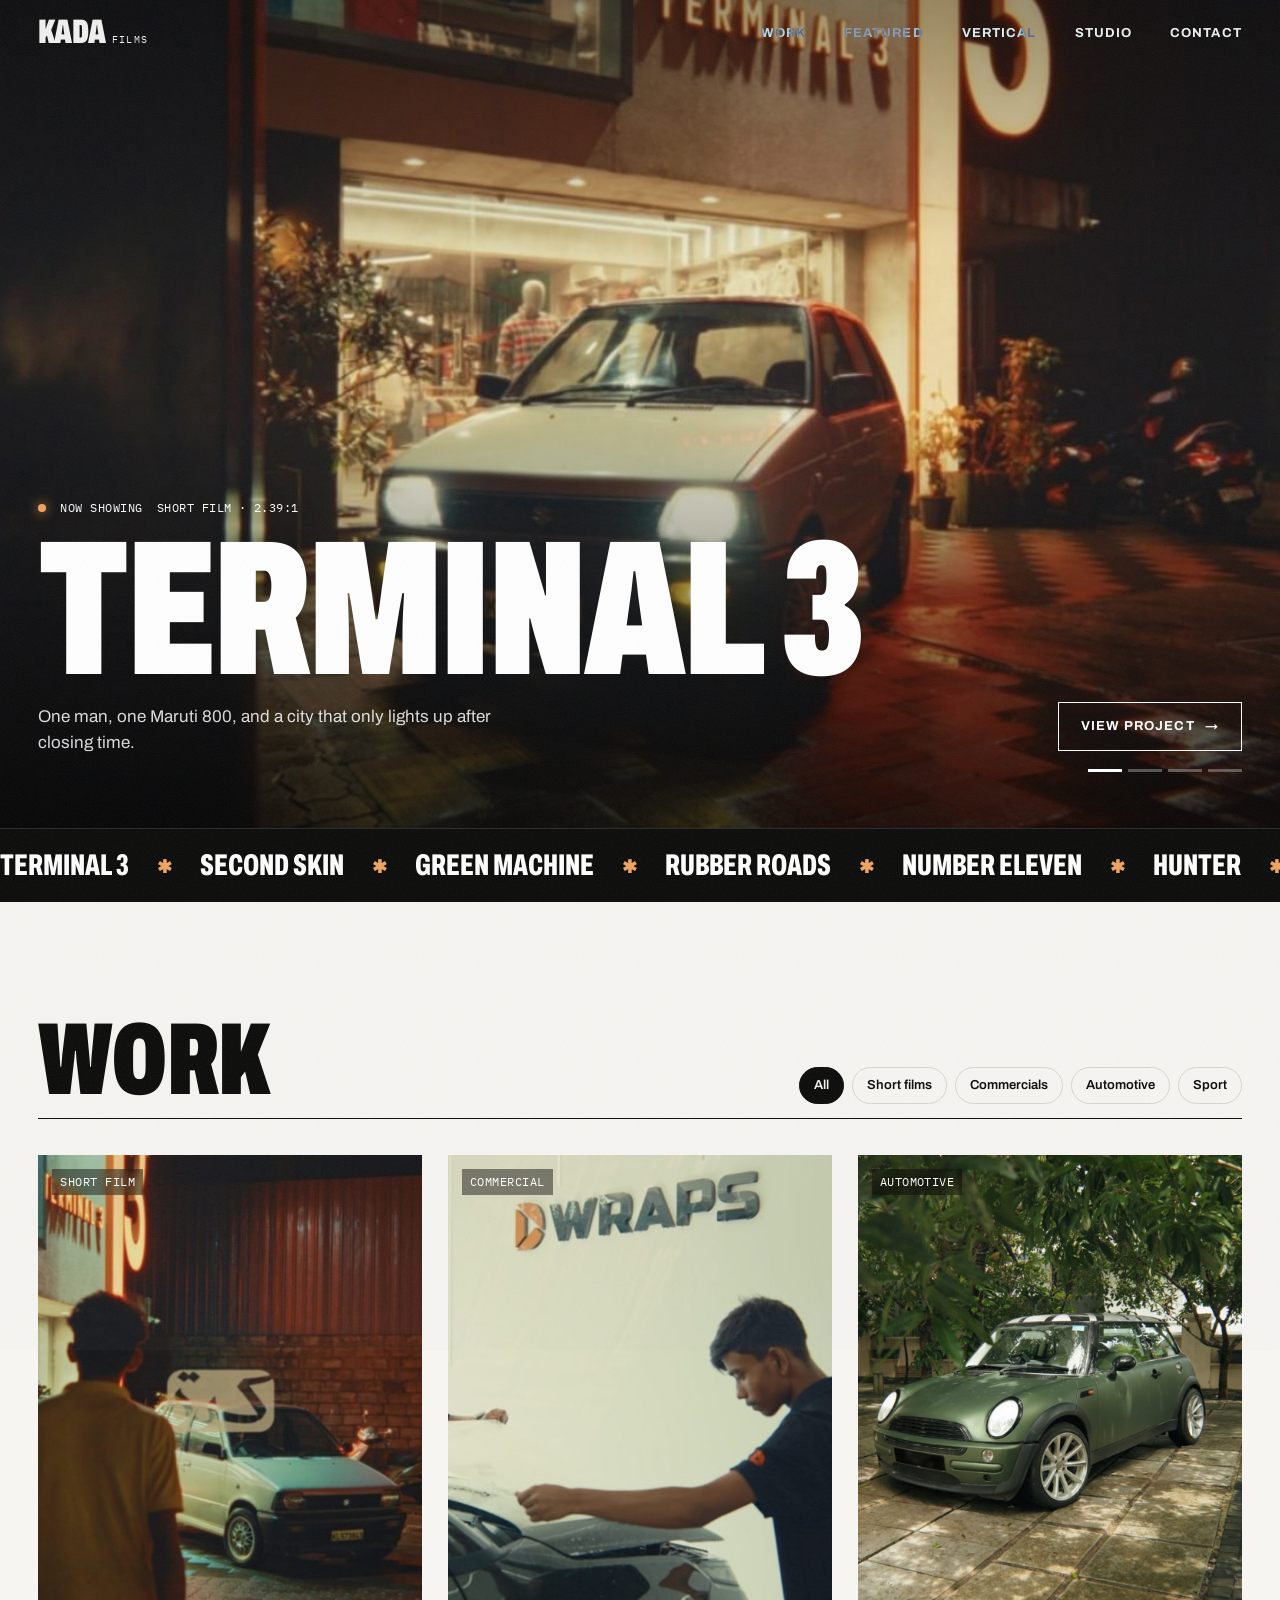
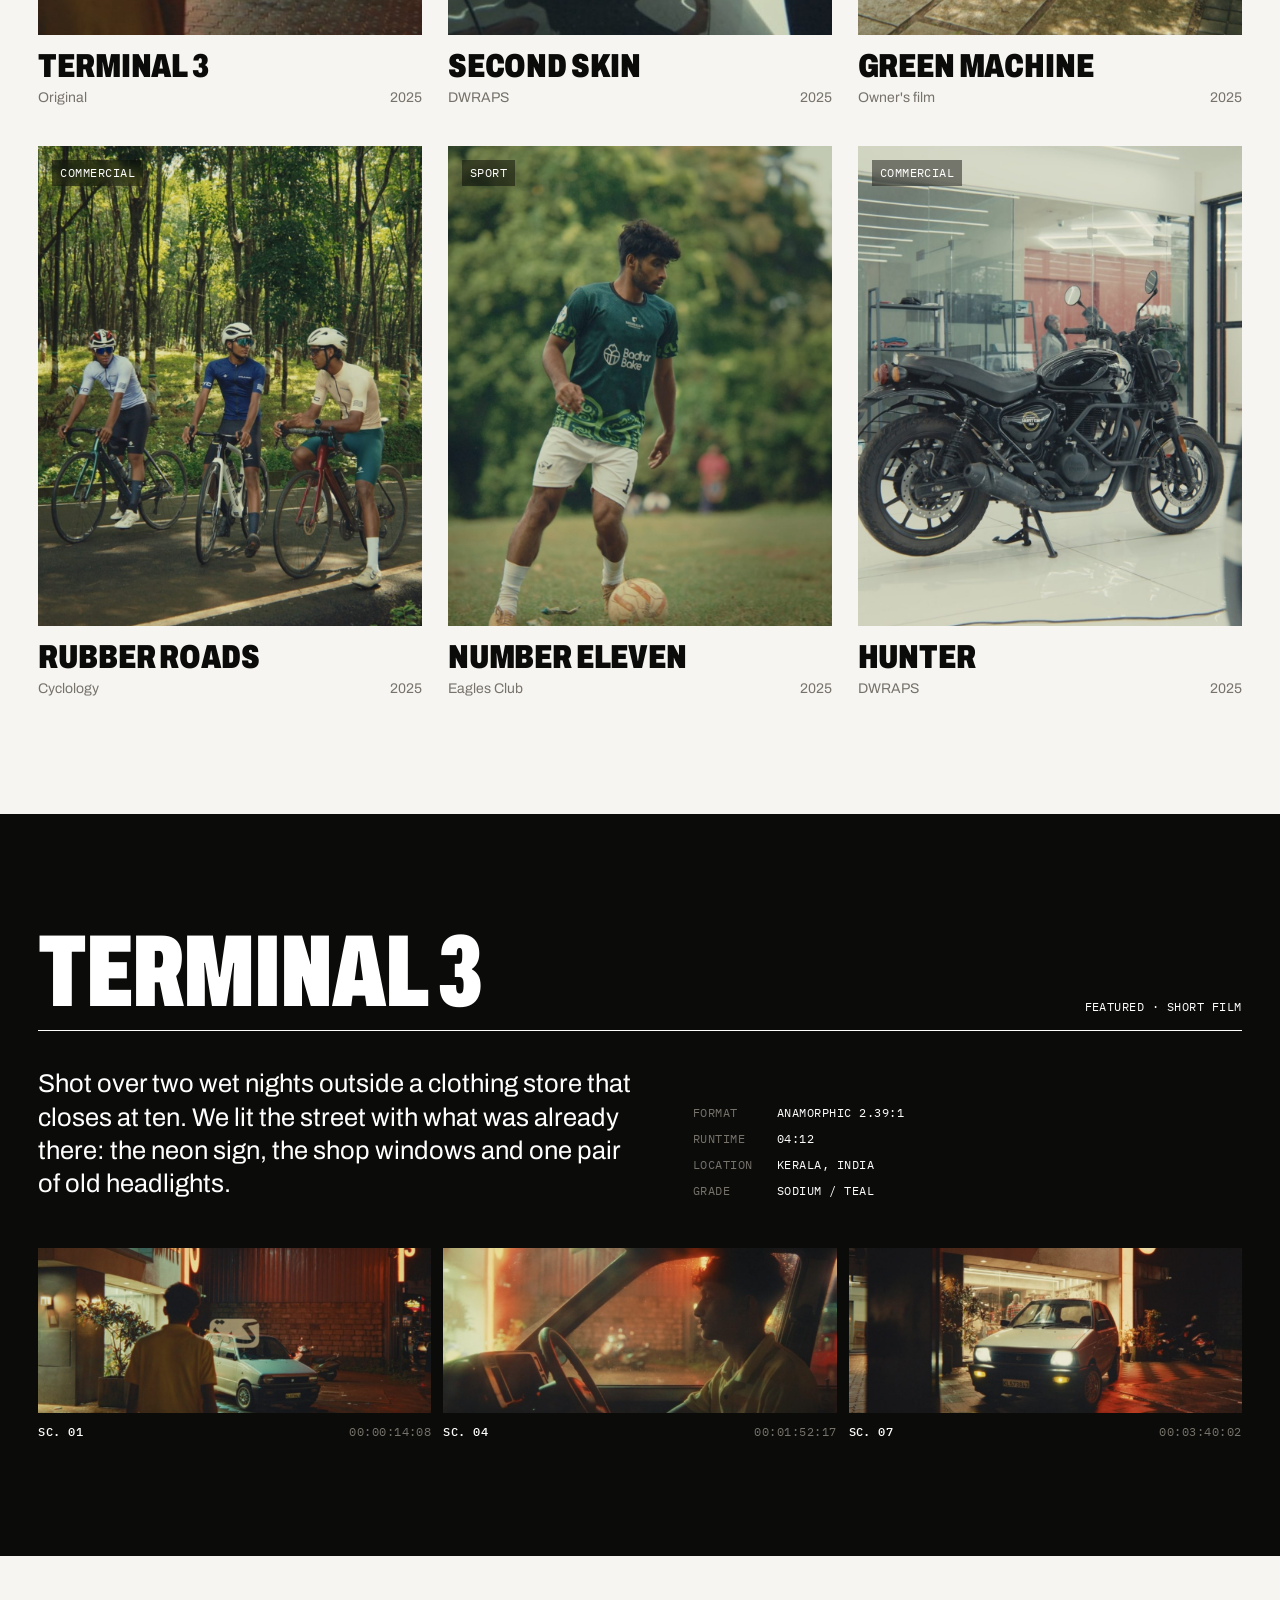
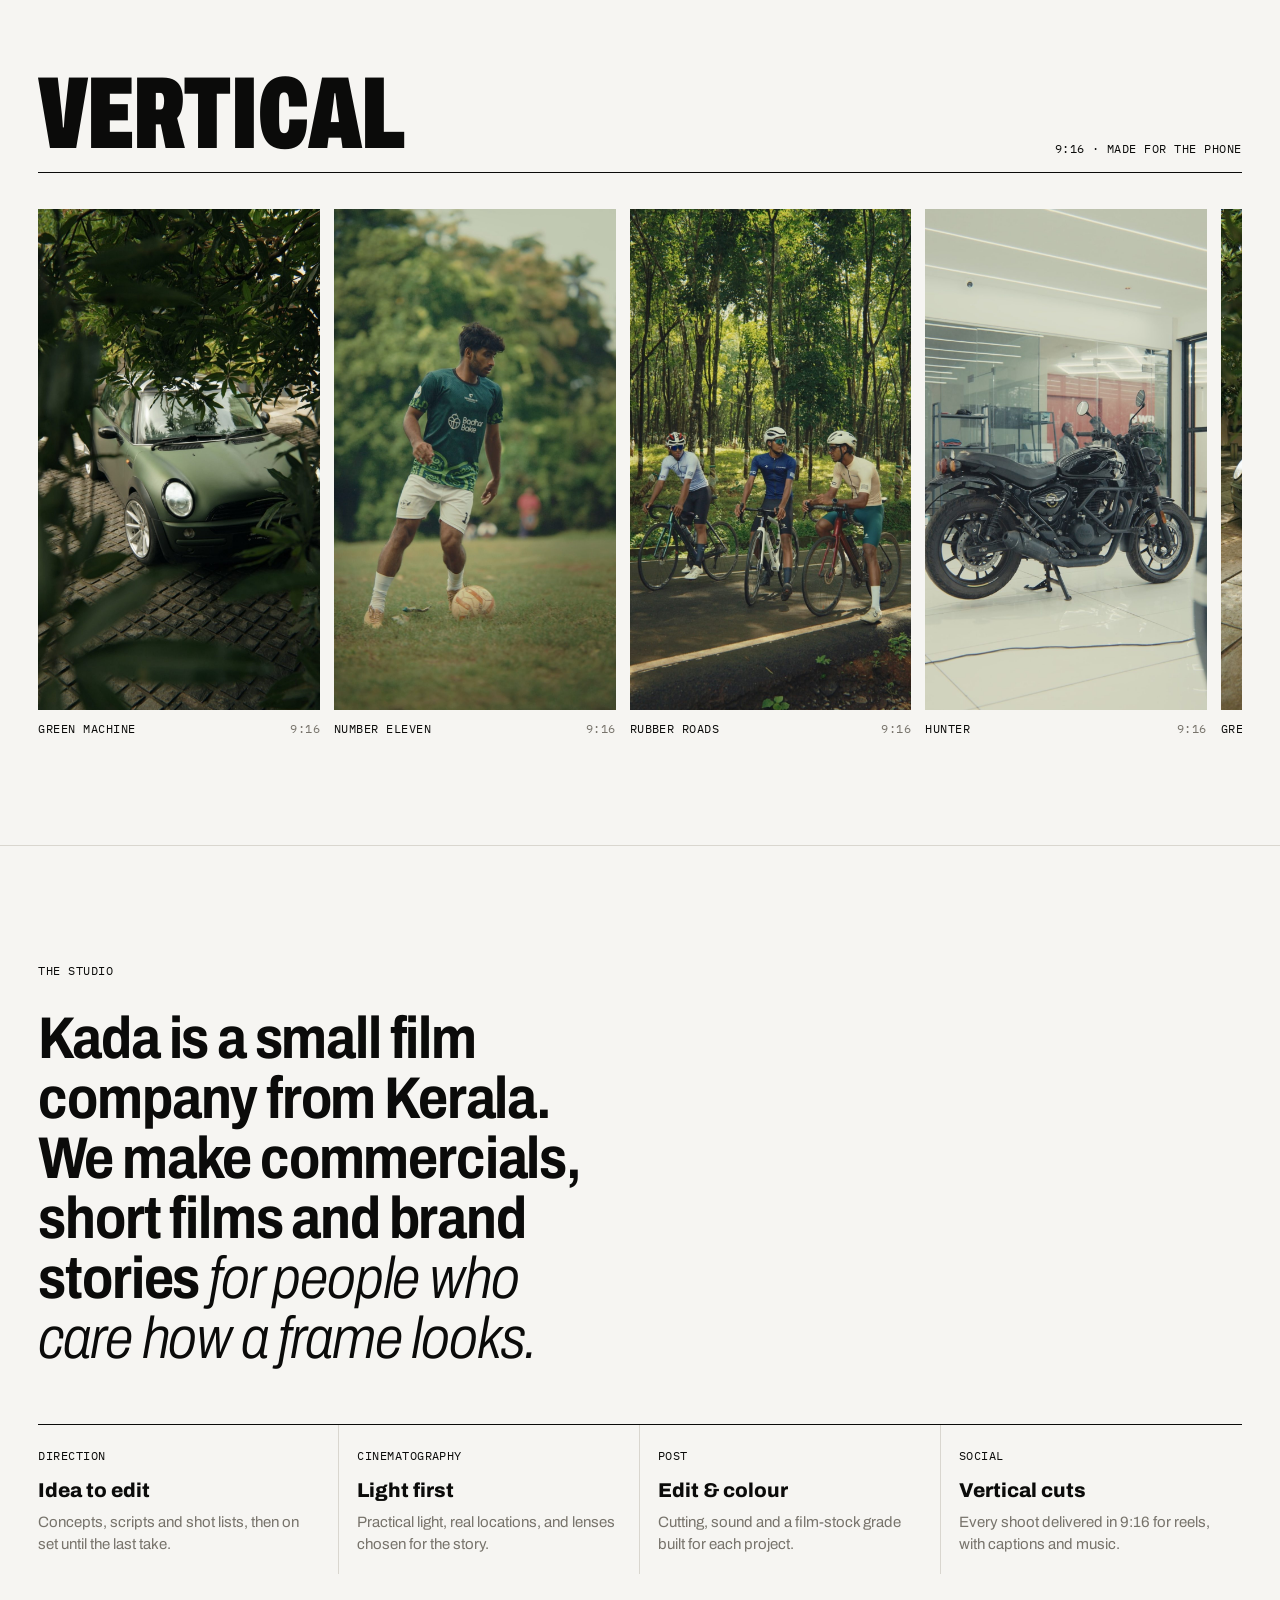
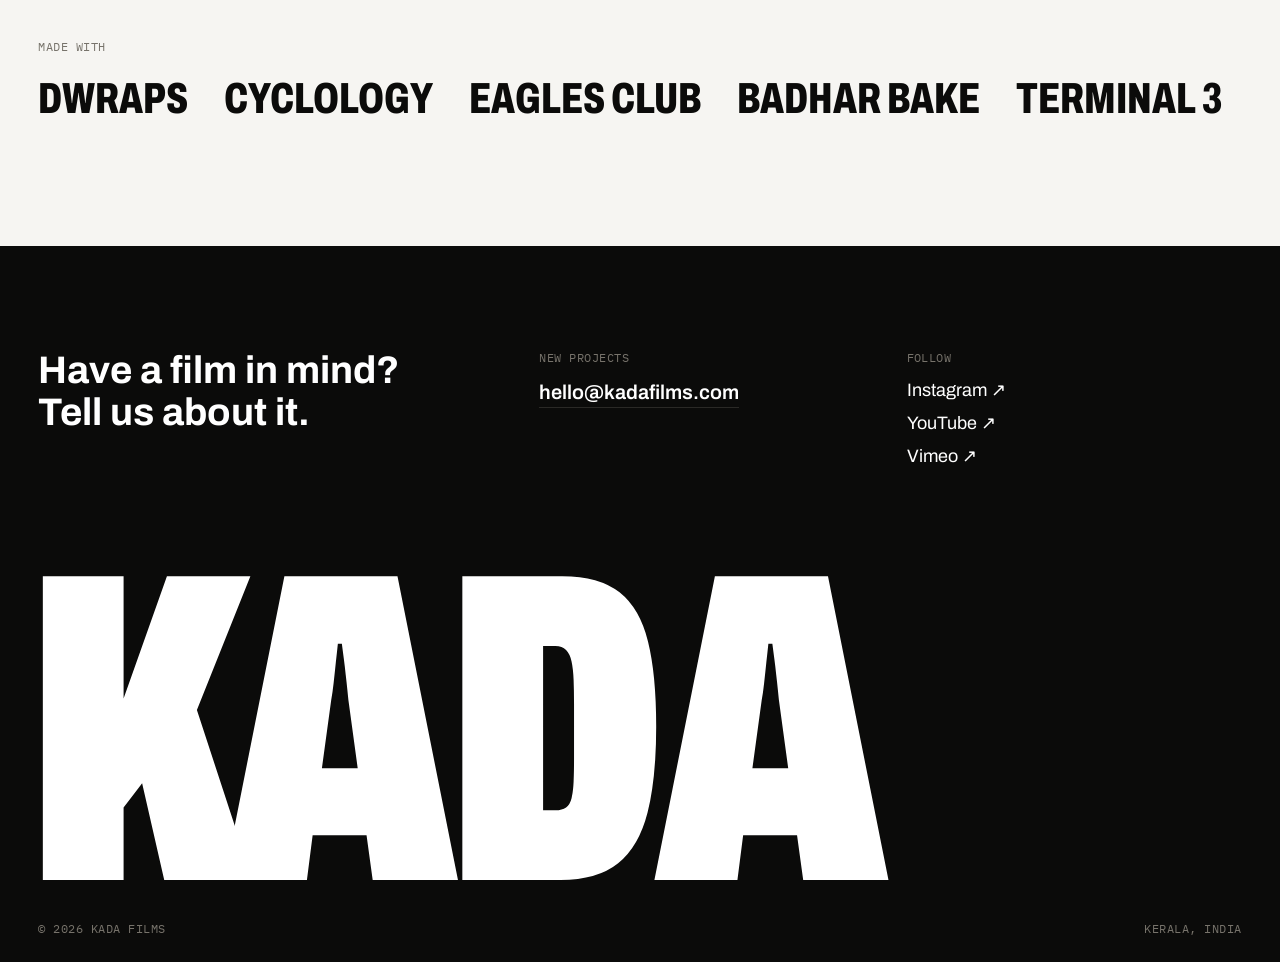
<file: kada-films/index.html>
<!doctype html>
<html lang="en">
<head>
<meta charset="utf-8">
<meta name="viewport" content="width=device-width, initial-scale=1, viewport-fit=cover">
<!--PAGE-->
<title>Kada Films</title>
<meta name="claude:viewport-fit-sides" content="cover">
<meta name="description" content="Kada Films is an independent film company from Kerala making commercials, short films and brand stories.">
<link rel="preconnect" href="https://fonts.googleapis.com">
<link rel="preconnect" href="https://fonts.gstatic.com" crossorigin>
<link rel="stylesheet" href="https://fonts.googleapis.com/css2?family=Archivo:ital,wdth,wght@0,62..125,100..900;1,62..125,100..900&family=IBM+Plex+Mono:wght@400;500&display=swap">
<style>
/* Layout: stark black/white film-house. Full-bleed stills, a uniform poster grid,
   one dark "feature" reel, and a giant wordmark to close. Single deliberate look. */
:root {
  --ink: #0b0b0a;          /* near-black, warm */
  --paper: #f6f5f2;        /* off-white page */
  --white: #ffffff;
  --mute: #77736b;         /* warm grey for meta */
  --line: #d9d6cf;         /* hairlines on paper */
  --line-dark: #2a2926;    /* hairlines on ink */
  --sodium: #f0a35e;       /* street-light amber, used once or twice */
  --display: "Archivo", "Helvetica Neue", Arial, sans-serif;
  --body: "Archivo", "Helvetica Neue", Arial, sans-serif;
  --mono: "IBM Plex Mono", ui-monospace, Menlo, monospace;
  --gutter-l: max(16px, env(safe-area-inset-left, 0px), 3vw);
  --gutter-r: max(16px, env(safe-area-inset-right, 0px), 3vw);
  color-scheme: light;
}
* { box-sizing: border-box; }
html { scroll-behavior: smooth; }
body {
  margin: 0;
  background: var(--paper);
  color: var(--ink);
  font-family: var(--body);
  font-size: 16px;
  line-height: 1.5;
  -webkit-font-smoothing: antialiased;
}
img { max-width: 100%; display: block; }
a { color: inherit; text-decoration: none; }
button { font: inherit; color: inherit; background: none; border: 0; cursor: pointer; padding: 0; }
:focus-visible { outline: 2px solid var(--sodium); outline-offset: 3px; }
.wrap { padding-left: var(--gutter-l); padding-right: var(--gutter-r); }
.mono { font-family: var(--mono); font-size: 12px; letter-spacing: .04em; text-transform: uppercase; }

/* film grain over everything */
body::after {
  content: ""; position: fixed; inset: -50%; z-index: 100; pointer-events: none; opacity: .07;
  background-image: url("data:image/svg+xml,%3Csvg xmlns='http://www.w3.org/2000/svg' width='160' height='160'%3E%3Cfilter id='n'%3E%3CfeTurbulence type='fractalNoise' baseFrequency='.9' numOctaves='2' stitchTiles='stitch'/%3E%3C/filter%3E%3Crect width='100%25' height='100%25' filter='url(%23n)'/%3E%3C/svg%3E");
  animation: grain 1s steps(4) infinite;
}
@keyframes grain { 0%{transform:translate(0,0)} 25%{transform:translate(-3%,2%)} 50%{transform:translate(2%,-3%)} 75%{transform:translate(-2%,-1%)} }

/* ---------- NAV ---------- */
.nav {
  position: fixed; top: 0; left: 0; right: 0; z-index: 50;
  display: flex; align-items: center; justify-content: space-between; gap: 24px;
  padding-top: calc(env(safe-area-inset-top, 0px) + 18px); padding-bottom: 18px;
  color: var(--white); mix-blend-mode: difference;
}
.logo {
  font-family: var(--display); font-weight: 900; font-stretch: 62%;
  font-size: 34px; line-height: .8; letter-spacing: -.01em; text-transform: uppercase;
  display: flex; align-items: baseline; gap: 6px;
}
.logo small { font-family: var(--mono); font-weight: 400; font-size: 10px; letter-spacing: .12em; }
.nav ul { list-style: none; margin: 0; padding: 0; display: flex; gap: clamp(16px, 3vw, 40px); }
.nav ul a {
  font-weight: 700; font-stretch: 100%; font-size: 13px; letter-spacing: .08em; text-transform: uppercase;
  background: linear-gradient(currentColor,currentColor) 0 100% / 0 1px no-repeat; transition: background-size .35s;
  padding-bottom: 2px;
}
.nav ul a:hover { background-size: 100% 1px; }
.menu-btn { display: none; font-weight: 700; font-size: 13px; letter-spacing: .08em; text-transform: uppercase; }

/* ---------- HERO ---------- */
.hero { position: relative; height: min(92svh, 900px); min-height: 520px; background: var(--ink); color: var(--white); overflow: hidden; }
.slide { position: absolute; inset: 0; opacity: 0; transition: opacity 1.4s ease; }
.slide.on { opacity: 1; }
.slide img { width: 100%; height: 100%; object-fit: cover; transform: scale(1.08); transition: transform 8s linear; }
.slide.on img { transform: scale(1); }
.hero::after { content: ""; position: absolute; inset: 0; background: linear-gradient(180deg, rgba(0,0,0,.35) 0%, rgba(0,0,0,0) 30%, rgba(0,0,0,0) 50%, rgba(0,0,0,.75) 100%); }
.hero-copy {
  position: absolute; left: 0; right: 0; bottom: 0; z-index: 2;
  padding-bottom: clamp(24px, 5vw, 56px);
  display: grid; grid-template-columns: 1fr auto; align-items: end; gap: 24px;
}
.hero-meta { display: flex; gap: 14px; align-items: center; margin-bottom: 14px; }
.dot { width: 8px; height: 8px; border-radius: 50%; background: var(--sodium); box-shadow: 0 0 12px var(--sodium); animation: pulse 2s ease-in-out infinite; }
@keyframes pulse { 50% { opacity: .35; } }
.hero h1 {
  margin: 0; font-family: var(--display); font-weight: 900; font-stretch: 62%;
  font-size: clamp(72px, 15vw, 240px); line-height: .82; letter-spacing: -.015em; text-transform: uppercase;
  text-wrap: balance;
}
.hero h1 span { display: block; transition: opacity .6s, transform .6s; }
.hero h1.swap span { opacity: 0; transform: translateY(12px); }
.hero-sub { margin-top: 16px; max-width: 46ch; font-size: 17px; color: rgba(255,255,255,.85); }
.hero-side { display: flex; flex-direction: column; align-items: flex-end; gap: 18px; }
.btn {
  display: inline-flex; align-items: center; gap: 10px; padding: 14px 22px;
  border: 1px solid currentColor; font-weight: 700; font-size: 13px; letter-spacing: .08em; text-transform: uppercase;
  transition: background .25s, color .25s;
}
.hero .btn:hover { background: var(--white); color: var(--ink); }
.counter { display: flex; gap: 6px; }
.counter button { width: 34px; height: 3px; background: rgba(255,255,255,.3); position: relative; overflow: hidden; }
.counter button::after { content: ""; position: absolute; inset: 0; background: var(--white); transform: scaleX(0); transform-origin: left; }
.counter button.on::after { animation: fill 6s linear forwards; }
@keyframes fill { to { transform: scaleX(1); } }

/* ---------- TICKER ---------- */
.ticker { background: var(--ink); color: var(--white); overflow: hidden; border-top: 1px solid var(--line-dark); }
.ticker-track { display: flex; width: max-content; animation: scroll 40s linear infinite; }
.ticker-track span {
  font-family: var(--display); font-weight: 800; font-stretch: 62%; text-transform: uppercase;
  font-size: 30px; padding: 14px 0; white-space: nowrap;
}
.ticker-track span::after { content: "✱"; color: var(--sodium); margin: 0 28px; font-size: 18px; vertical-align: middle; }
@keyframes scroll { to { transform: translateX(-50%); } }

/* ---------- SECTION HEAD ---------- */
section { padding-block: clamp(64px, 9vw, 120px); }
.head { display: flex; justify-content: space-between; align-items: end; gap: 24px; flex-wrap: wrap; margin-bottom: 36px; border-bottom: 1px solid var(--ink); padding-bottom: 14px; }
.head h2 {
  margin: 0; font-family: var(--display); font-weight: 900; font-stretch: 62%;
  font-size: clamp(48px, 8vw, 112px); line-height: .85; text-transform: uppercase; letter-spacing: -.01em;
}

/* ---------- FILTERS + GRID ---------- */
.filters { display: flex; flex-wrap: wrap; gap: 8px; }
.filters button {
  padding: 8px 14px; border: 1px solid var(--line); border-radius: 999px;
  font-size: 13px; font-weight: 600; transition: all .2s;
}
.filters button:hover { border-color: var(--ink); }
.filters button[aria-pressed="true"] { background: var(--ink); color: var(--paper); border-color: var(--ink); }
.grid { display: grid; grid-template-columns: repeat(3, minmax(0, 1fr)); gap: clamp(28px, 3vw, 44px) clamp(14px, 2vw, 28px); }
.card { display: block; text-align: left; width: 100%; }
.card[hidden] { display: none !important; }
.card .frame { position: relative; aspect-ratio: 4 / 5; overflow: hidden; background: var(--ink); }
.card img { width: 100%; height: 100%; object-fit: cover; transition: transform .9s cubic-bezier(.2,.7,.2,1), filter .5s; }
.card:hover img { transform: scale(1.04); filter: brightness(.7); }
.card .view {
  position: absolute; left: 16px; bottom: 16px; color: var(--white);
  font-weight: 700; font-size: 13px; letter-spacing: .08em; text-transform: uppercase;
  opacity: 0; transform: translateY(8px); transition: all .4s;
}
.card:hover .view, .card:focus-visible .view { opacity: 1; transform: none; }
.card .tag { position: absolute; top: 14px; left: 14px; color: var(--white); background: rgba(0,0,0,.45); padding: 4px 8px; backdrop-filter: blur(4px); }
.card h3 {
  margin: 16px 0 4px; font-family: var(--display); font-weight: 900; font-stretch: 75%;
  font-size: clamp(26px, 2.6vw, 38px); line-height: .95; text-transform: uppercase; letter-spacing: -.005em;
}
.card p { margin: 0; color: var(--mute); font-size: 14px; display: flex; justify-content: space-between; gap: 12px; }

/* ---------- FEATURE (dark reel) ---------- */
.feature { background: var(--ink); color: var(--white); }
.feature .head { border-color: var(--white); }
.feature-lede { display: grid; grid-template-columns: minmax(0, 1.1fr) minmax(0, 1fr); gap: clamp(24px, 4vw, 64px); align-items: end; margin-bottom: 48px; }
.feature-lede p { margin: 0; font-size: clamp(20px, 2vw, 28px); line-height: 1.3; font-weight: 400; text-wrap: pretty; }
.credits { display: grid; grid-template-columns: auto 1fr; gap: 8px 24px; margin: 0; color: rgba(255,255,255,.7); }
.credits dt { color: var(--mute); }
.credits dd { margin: 0; color: var(--white); }
.strip { display: grid; grid-template-columns: repeat(3, minmax(0, 1fr)); gap: 12px; }
.still .scope { aspect-ratio: 2.39 / 1; overflow: hidden; background: #000; }
.still img { width: 100%; height: 100%; object-fit: cover; transition: transform 1s; }
.still:hover img { transform: scale(1.05); }
.still figcaption { display: flex; justify-content: space-between; margin-top: 10px; color: var(--mute); }
.still figcaption b { color: var(--white); font-weight: 500; }

/* ---------- VERTICAL ---------- */
.vertical { padding-bottom: clamp(48px, 7vw, 96px); }
.rail { display: flex; gap: 14px; overflow-x: auto; scroll-snap-type: x mandatory; padding-bottom: 18px; scrollbar-width: thin; }
.rail figure { margin: 0; flex: 0 0 clamp(200px, 22vw, 300px); scroll-snap-align: start; }
.rail .tall { aspect-ratio: 9 / 16; overflow: hidden; background: var(--ink); }
.rail img { width: 100%; height: 100%; object-fit: cover; transition: transform 1s; }
.rail figure:hover img { transform: scale(1.04); }
.rail figcaption { margin-top: 10px; display: flex; justify-content: space-between; gap: 8px; }
.rail figcaption span:last-child { color: var(--mute); }

/* ---------- STUDIO ---------- */
.studio { border-top: 1px solid var(--line); }
.statement {
  margin: 0 0 56px; font-family: var(--display); font-weight: 700; font-stretch: 85%;
  font-size: clamp(30px, 4.6vw, 68px); line-height: 1.02; letter-spacing: -.02em; max-width: 20ch; text-wrap: balance;
}
.statement em { font-style: italic; font-weight: 300; }
.services { display: grid; grid-template-columns: repeat(4, minmax(0, 1fr)); gap: 0; border-top: 1px solid var(--ink); }
.services div { padding: 18px 18px 18px 0; border-right: 1px solid var(--line); }
.services div + div { padding-left: 18px; }
.services div:last-child { border-right: 0; }
.services h4 { margin: 8px 0 6px; font-size: 20px; font-weight: 800; }
.services p { margin: 0; color: var(--mute); font-size: 15px; max-width: 32ch; }
.clients { margin-top: 64px; display: flex; flex-wrap: wrap; align-items: baseline; gap: 10px 36px; }
.clients .mono { color: var(--mute); width: 100%; }
.clients span:not(.mono) { font-family: var(--display); font-weight: 800; font-stretch: 70%; font-size: clamp(28px, 3.4vw, 46px); text-transform: uppercase; }

/* ---------- FOOTER ---------- */
footer { background: var(--ink); color: var(--white); padding-top: clamp(64px, 8vw, 110px); padding-bottom: calc(env(safe-area-inset-bottom, 0px) + 24px); overflow: hidden; }
.contact { display: grid; grid-template-columns: minmax(0, 1.4fr) repeat(2, minmax(0, 1fr)); gap: 32px; }
.contact h3 { margin: 0; font-size: clamp(26px, 3vw, 40px); font-weight: 700; line-height: 1.1; max-width: 18ch; }
.contact .mono { color: var(--mute); margin-bottom: 10px; }
.contact a.big { font-size: 20px; font-weight: 600; border-bottom: 1px solid var(--line-dark); padding-bottom: 4px; transition: border-color .2s; overflow-wrap: anywhere; }
.contact a.big:hover { border-color: var(--sodium); }
.contact ul { list-style: none; margin: 0; padding: 0; display: grid; gap: 6px; font-size: 18px; }
.contact ul a:hover { color: var(--sodium); }
.wordmark {
  margin: clamp(56px, 8vw, 100px) 0 0; font-family: var(--display); font-weight: 900; font-stretch: 62%;
  font-size: 34.5vw; line-height: .74; letter-spacing: -.03em; text-transform: uppercase; white-space: nowrap;
  margin-left: -.03em;
}
.legal { display: flex; justify-content: space-between; flex-wrap: wrap; gap: 12px; margin-top: 24px; color: var(--mute); }

/* ---------- LIGHTBOX ---------- */
dialog {
  width: 100vw; max-width: 100vw; height: 100dvh; max-height: 100dvh; margin: 0; border: 0; padding: 0;
  background: var(--ink); color: var(--white);
}
dialog::backdrop { background: rgba(0,0,0,.9); }
.lb { height: 100%; display: grid; grid-template-rows: auto minmax(0, 1fr) auto; padding-top: calc(env(safe-area-inset-top, 0px) + 18px); padding-bottom: calc(env(safe-area-inset-bottom, 0px) + 18px); gap: 18px; }
.lb-top { display: flex; justify-content: space-between; align-items: center; gap: 16px; }
.lb-top h3 { margin: 0; font-family: var(--display); font-weight: 900; font-stretch: 62%; font-size: clamp(36px, 5vw, 64px); line-height: .9; text-transform: uppercase; }
.lb-stage { position: relative; display: flex; align-items: center; justify-content: center; min-height: 0; }
.lb-stage img { max-height: 100%; max-width: 100%; object-fit: contain; }
.lb-nav { position: absolute; top: 50%; transform: translateY(-50%); width: 52px; height: 52px; border: 1px solid rgba(255,255,255,.4); border-radius: 50%; display: grid; place-items: center; font-size: 20px; background: rgba(0,0,0,.35); }
.lb-nav:hover { background: var(--white); color: var(--ink); }
.lb-prev { left: 0; } .lb-next { right: 0; }
.lb-foot { display: grid; grid-template-columns: minmax(0, 2fr) minmax(0, 1fr); gap: 24px; align-items: end; }
.lb-foot p { margin: 0; color: rgba(255,255,255,.8); max-width: 60ch; }
.lb-foot .mono { color: var(--mute); text-align: right; }

/* ---------- RESPONSIVE ---------- */
@media (max-width: 960px) {
  .grid { grid-template-columns: repeat(2, minmax(0, 1fr)); }
  .feature-lede, .contact { grid-template-columns: minmax(0, 1fr); }
  .strip { grid-template-columns: minmax(0, 1fr); }
  .services { grid-template-columns: repeat(2, minmax(0, 1fr)); }
  .services div:nth-child(2) { border-right: 0; }
  .services div:nth-child(3) { padding-left: 0; border-top: 1px solid var(--line); }
  .services div:nth-child(4) { border-top: 1px solid var(--line); }
}
@media (max-width: 640px) {
  .nav ul { display: none; }
  .nav.open ul { display: flex; flex-direction: column; position: fixed; top: 64px; right: var(--gutter-r); gap: 14px; text-align: right; }
  .nav.open ul a { font-size: 22px; }
  .menu-btn { display: block; }
  .hero-copy { grid-template-columns: minmax(0, 1fr); }
  .hero-side { align-items: flex-start; }
  .grid { grid-template-columns: minmax(0, 1fr); }
  .services { grid-template-columns: minmax(0, 1fr); }
  .services div, .services div + div { padding-left: 0; border-right: 0; border-top: 1px solid var(--line); }
  .services div:first-child { border-top: 0; }
  .lb-foot { grid-template-columns: minmax(0, 1fr); }
  .lb-foot .mono { text-align: left; }
  .lb-nav { width: 44px; height: 44px; }
}
@media (prefers-reduced-motion: reduce) {
  *, *::before, *::after { animation: none !important; transition: none !important; }
  html { scroll-behavior: auto; }
}
</style>
<!--/HEAD-->
</head>
<body>

<nav class="nav wrap" id="nav" aria-label="Main">
  <a href="#top" class="logo" aria-label="Kada Films home">Kada <small>Films</small></a>
  <ul>
    <li><a href="#work">Work</a></li>
    <li><a href="#terminal-3">Featured</a></li>
    <li><a href="#vertical">Vertical</a></li>
    <li><a href="#studio">Studio</a></li>
    <li><a href="#contact">Contact</a></li>
  </ul>
  <button class="menu-btn" id="menuBtn" aria-expanded="false" aria-controls="nav">Menu</button>
</nav>

<main id="top">
  <!-- HERO -->
  <header class="hero" aria-label="Now showing">
    <div class="slide on" data-title="Terminal 3" data-meta="Short film · 2.39:1" data-sub="One man, one Maruti 800, and a city that only lights up after closing time." data-project="terminal-3">
      <img src="images/terminal3-headlights.jpg" alt="A white Maruti 800 with headlights on outside the Terminal 3 store at night">
    </div>
    <div class="slide" data-title="Second Skin" data-meta="Commercial · DWRAPS" data-sub="A film about the people who wrap cars for a living, and the patience it takes." data-project="second-skin">
      <img src="images/dwraps-showroom.jpg" alt="A dark green SUV in the white DWRAPS showroom">
    </div>
    <div class="slide" data-title="After Hours" data-meta="Short film · Night" data-sub="Rain on the glass, sodium light, and nowhere particular to be." data-project="terminal-3">
      <img src="images/terminal3-driver.jpg" alt="A young man sitting at the wheel of a car at night, lit by orange neon">
    </div>
    <div class="slide" data-title="The Fitter" data-meta="Commercial · DWRAPS" data-sub="Blade, film, and a steady hand. Paint protection, shot close." data-project="second-skin">
      <img src="images/dwraps-film.jpg" alt="A hand trimming paint protection film along a car's bodywork">
    </div>

    <div class="hero-copy wrap">
      <div>
        <div class="hero-meta mono"><i class="dot" aria-hidden="true"></i><span>Now showing</span><span id="heroMeta">Short film · 2.39:1</span></div>
        <h1 id="heroTitle"><span>Terminal 3</span></h1>
        <p class="hero-sub" id="heroSub">One man, one Maruti 800, and a city that only lights up after closing time.</p>
      </div>
      <div class="hero-side">
        <button class="btn" id="heroOpen" data-project="terminal-3">View project <span aria-hidden="true">→</span></button>
        <div class="counter" id="counter" aria-label="Choose slide"></div>
      </div>
    </div>
  </header>

  <div class="ticker" aria-hidden="true">
    <div class="ticker-track">
      <span>Terminal 3</span><span>Second Skin</span><span>Green Machine</span><span>Rubber Roads</span><span>Number Eleven</span><span>Hunter</span>
      <span>Terminal 3</span><span>Second Skin</span><span>Green Machine</span><span>Rubber Roads</span><span>Number Eleven</span><span>Hunter</span>
    </div>
  </div>

  <!-- WORK GRID -->
  <section id="work" class="wrap">
    <div class="head">
      <h2>Work</h2>
      <div class="filters" role="group" aria-label="Filter work">
        <button aria-pressed="true" data-filter="all">All</button>
        <button aria-pressed="false" data-filter="film">Short films</button>
        <button aria-pressed="false" data-filter="commercial">Commercials</button>
        <button aria-pressed="false" data-filter="auto">Automotive</button>
        <button aria-pressed="false" data-filter="sport">Sport</button>
      </div>
    </div>

    <div class="grid" id="grid">
      <button class="card" data-project="terminal-3" data-cats="film auto">
        <div class="frame"><img src="images/terminal3-walk.jpg" alt="" style="object-position: 52% 50%" loading="lazy"><span class="tag mono">Short film</span><span class="view">View project →</span></div>
        <h3>Terminal 3</h3>
        <p><span>Original</span><span>2025</span></p>
      </button>
      <button class="card" data-project="second-skin" data-cats="commercial auto">
        <div class="frame"><img src="images/dwraps-crew.jpg" alt="" style="object-position: 72% 50%" loading="lazy"><span class="tag mono">Commercial</span><span class="view">View project →</span></div>
        <h3>Second Skin</h3>
        <p><span>DWRAPS</span><span>2025</span></p>
      </button>
      <button class="card" data-project="green-machine" data-cats="auto">
        <div class="frame"><img src="images/mini-green.jpg" alt="" loading="lazy"><span class="tag mono">Automotive</span><span class="view">View project →</span></div>
        <h3>Green Machine</h3>
        <p><span>Owner's film</span><span>2025</span></p>
      </button>
      <button class="card" data-project="rubber-roads" data-cats="commercial sport">
        <div class="frame"><img src="images/cyclology.jpg" alt="" style="object-position: 50% 60%" loading="lazy"><span class="tag mono">Commercial</span><span class="view">View project →</span></div>
        <h3>Rubber Roads</h3>
        <p><span>Cyclology</span><span>2025</span></p>
      </button>
      <button class="card" data-project="number-eleven" data-cats="sport">
        <div class="frame"><img src="images/eagles-football.jpg" alt="" style="object-position: 50% 40%" loading="lazy"><span class="tag mono">Sport</span><span class="view">View project →</span></div>
        <h3>Number Eleven</h3>
        <p><span>Eagles Club</span><span>2025</span></p>
      </button>
      <button class="card" data-project="hunter" data-cats="commercial auto">
        <div class="frame"><img src="images/hunter-350.jpg" alt="" style="object-position: 40% 60%" loading="lazy"><span class="tag mono">Commercial</span><span class="view">View project →</span></div>
        <h3>Hunter</h3>
        <p><span>DWRAPS</span><span>2025</span></p>
      </button>
    </div>
  </section>

  <!-- FEATURE -->
  <section id="terminal-3" class="feature">
    <div class="wrap">
      <div class="head">
        <h2>Terminal 3</h2>
        <span class="mono">Featured · Short film</span>
      </div>
      <div class="feature-lede">
        <p>Shot over two wet nights outside a clothing store that closes at ten. We lit the street with what was already there: the neon sign, the shop windows and one pair of old headlights.</p>
        <dl class="credits mono">
          <dt>Format</dt><dd>Anamorphic 2.39:1</dd>
          <dt>Runtime</dt><dd>04:12</dd>
          <dt>Location</dt><dd>Kerala, India</dd>
          <dt>Grade</dt><dd>Sodium / teal</dd>
        </dl>
      </div>
      <div class="strip">
        <figure class="still" style="margin:0"><div class="scope"><img src="images/terminal3-walk.jpg" alt="A man walks toward a parked Maruti 800 under orange neon" loading="lazy"></div><figcaption class="mono"><b>Sc. 01</b><span>00:00:14:08</span></figcaption></figure>
        <figure class="still" style="margin:0"><div class="scope"><img src="images/terminal3-driver.jpg" alt="The driver in profile, rain on the window" loading="lazy"></div><figcaption class="mono"><b>Sc. 04</b><span>00:01:52:17</span></figcaption></figure>
        <figure class="still" style="margin:0"><div class="scope"><img src="images/terminal3-headlights.jpg" alt="Headlights on, the car pulls out from the storefront" loading="lazy"></div><figcaption class="mono"><b>Sc. 07</b><span>00:03:40:02</span></figcaption></figure>
      </div>
    </div>
  </section>

  <!-- VERTICAL -->
  <section id="vertical" class="vertical wrap">
    <div class="head">
      <h2>Vertical</h2>
      <span class="mono">9:16 · Made for the phone</span>
    </div>
    <div class="rail" tabindex="0" aria-label="Vertical frames, scroll sideways">
      <figure><div class="tall"><img src="images/mini-leaves.jpg" alt="A matte green Mini seen through leaves" loading="lazy"></div><figcaption class="mono"><span>Green Machine</span><span>9:16</span></figcaption></figure>
      <figure><div class="tall"><img src="images/eagles-football.jpg" alt="A footballer in a green Eagles Club jersey with the ball" loading="lazy"></div><figcaption class="mono"><span>Number Eleven</span><span>9:16</span></figcaption></figure>
      <figure><div class="tall"><img src="images/cyclology.jpg" alt="Three cyclists stopped on a road through a rubber plantation" loading="lazy"></div><figcaption class="mono"><span>Rubber Roads</span><span>9:16</span></figcaption></figure>
      <figure><div class="tall"><img src="images/hunter-350.jpg" alt="A black Royal Enfield Hunter 350 in a white showroom" loading="lazy"></div><figcaption class="mono"><span>Hunter</span><span>9:16</span></figcaption></figure>
      <figure><div class="tall"><img src="images/mini-green.jpg" alt="A matte green Mini parked under trees" loading="lazy"></div><figcaption class="mono"><span>Green Machine</span><span>9:16</span></figcaption></figure>
    </div>
  </section>

  <!-- STUDIO -->
  <section id="studio" class="studio wrap">
    <div class="head" style="border:0; padding:0; margin-bottom:28px"><span class="mono">The studio</span></div>
    <p class="statement">Kada is a small film company from Kerala. We make commercials, short films and brand stories <em>for people who care how a frame looks.</em></p>
    <div class="services">
      <div><span class="mono">Direction</span><h4>Idea to edit</h4><p>Concepts, scripts and shot lists, then on set until the last take.</p></div>
      <div><span class="mono">Cinematography</span><h4>Light first</h4><p>Practical light, real locations, and lenses chosen for the story.</p></div>
      <div><span class="mono">Post</span><h4>Edit &amp; colour</h4><p>Cutting, sound and a film-stock grade built for each project.</p></div>
      <div><span class="mono">Social</span><h4>Vertical cuts</h4><p>Every shoot delivered in 9:16 for reels, with captions and music.</p></div>
    </div>
    <div class="clients">
      <span class="mono">Made with</span>
      <span>DWRAPS</span><span>Cyclology</span><span>Eagles Club</span><span>Badhar Bake</span><span>Terminal 3</span>
    </div>
  </section>
</main>

<!-- FOOTER -->
<footer id="contact">
  <div class="wrap">
    <div class="contact">
      <h3>Have a film in mind? Tell us about it.</h3>
      <div>
        <div class="mono">New projects</div>
        <a class="big" href="mailto:hello@kadafilms.com">hello@kadafilms.com</a>
      </div>
      <div>
        <div class="mono">Follow</div>
        <ul>
          <li><a href="https://instagram.com/" target="_blank" rel="noopener">Instagram ↗</a></li>
          <li><a href="https://youtube.com/" target="_blank" rel="noopener">YouTube ↗</a></li>
          <li><a href="https://vimeo.com/" target="_blank" rel="noopener">Vimeo ↗</a></li>
        </ul>
      </div>
    </div>
    <div class="wordmark" aria-hidden="true">Kada</div>
    <div class="legal mono"><span>© 2026 Kada Films</span><span>Kerala, India</span></div>
  </div>
</footer>

<!-- PROJECT LIGHTBOX -->
<dialog id="lb" aria-labelledby="lbTitle">
  <div class="lb wrap">
    <div class="lb-top">
      <div><div class="mono" id="lbMeta" style="color:var(--mute); margin-bottom:6px"></div><h3 id="lbTitle"></h3></div>
      <button class="btn" id="lbClose">Close ✕</button>
    </div>
    <div class="lb-stage">
      <img id="lbImg" alt="">
      <button class="lb-nav lb-prev" id="lbPrev" aria-label="Previous still">←</button>
      <button class="lb-nav lb-next" id="lbNext" aria-label="Next still">→</button>
    </div>
    <div class="lb-foot">
      <p id="lbText"></p>
      <div class="mono" id="lbCount"></div>
    </div>
  </div>
</dialog>

<script>
(function () {
  var projects = {
    "terminal-3": { title: "Terminal 3", meta: "Short film · 2025 · 2.39:1",
      text: "One man, one Maruti 800, and a city that only lights up after closing time. Shot over two wet nights with practical light only.",
      stills: [["terminal3-walk", "A man walks toward a parked Maruti 800"], ["terminal3-driver", "The driver in profile at night"], ["terminal3-headlights", "The car's headlights outside Terminal 3"]] },
    "second-skin": { title: "Second Skin", meta: "Commercial · DWRAPS · 2025",
      text: "A brand film for DWRAPS about the craft of paint protection and wraps: the crew, the film, and the finished car under showroom light.",
      stills: [["dwraps-showroom", "A green SUV in the DWRAPS showroom"], ["dwraps-crew", "Two installers laying film over a bonnet"], ["dwraps-film", "Trimming paint protection film by hand"]] },
    "green-machine": { title: "Green Machine", meta: "Automotive · 2025",
      text: "A matte green Mini, shaded by mango trees. A slow, quiet portrait of a car and the person who keeps it.",
      stills: [["mini-green", "A matte green Mini under trees"], ["mini-leaves", "The Mini framed through leaves"]] },
    "rubber-roads": { title: "Rubber Roads", meta: "Commercial · Cyclology · 2025",
      text: "Morning rides through the rubber plantations for Cyclology's new kit.",
      stills: [["cyclology", "Three cyclists in Cyclology jerseys on a plantation road"]] },
    "number-eleven": { title: "Number Eleven", meta: "Sport · Eagles Club · 2025",
      text: "A matchday film for Eagles Club, sponsored by Badhar Bake. Grass, sweat and a worn-out ball.",
      stills: [["eagles-football", "A footballer controls the ball"]] },
    "hunter": { title: "Hunter", meta: "Commercial · DWRAPS · 2025",
      text: "A Royal Enfield Hunter 350 after its DWRAPS treatment, shot in the studio before handover.",
      stills: [["hunter-350", "A black Hunter 350 in the showroom"]] }
  };

  /* Nav (mobile) */
  var nav = document.getElementById("nav"), menuBtn = document.getElementById("menuBtn");
  menuBtn.addEventListener("click", function () {
    var open = nav.classList.toggle("open");
    menuBtn.setAttribute("aria-expanded", open);
    menuBtn.textContent = open ? "Close" : "Menu";
  });
  nav.querySelectorAll("ul a").forEach(function (a) {
    a.addEventListener("click", function () { nav.classList.remove("open"); menuBtn.textContent = "Menu"; menuBtn.setAttribute("aria-expanded", false); });
  });

  /* Hero slideshow */
  var slides = Array.prototype.slice.call(document.querySelectorAll(".slide"));
  var counter = document.getElementById("counter");
  var title = document.getElementById("heroTitle"), meta = document.getElementById("heroMeta"), sub = document.getElementById("heroSub"), heroOpen = document.getElementById("heroOpen");
  var idx = 0, timer;
  var reduce = window.matchMedia("(prefers-reduced-motion: reduce)").matches;
  slides.forEach(function (s, i) {
    var b = document.createElement("button");
    b.setAttribute("aria-label", "Show " + s.dataset.title);
    b.addEventListener("click", function () { go(i); });
    counter.appendChild(b);
  });
  var bars = counter.querySelectorAll("button");
  function go(i) {
    slides[idx].classList.remove("on"); bars[idx].classList.remove("on");
    idx = (i + slides.length) % slides.length;
    var s = slides[idx];
    s.classList.add("on");
    void bars[idx].offsetWidth; bars[idx].classList.add("on");
    title.classList.add("swap");
    setTimeout(function () {
      title.firstElementChild.textContent = s.dataset.title;
      meta.textContent = s.dataset.meta; sub.textContent = s.dataset.sub;
      heroOpen.dataset.project = s.dataset.project;
      title.classList.remove("swap");
    }, reduce ? 0 : 350);
    clearTimeout(timer);
    if (!reduce) timer = setTimeout(function () { go(idx + 1); }, 6000);
  }
  bars[0].classList.add("on");
  if (!reduce) timer = setTimeout(function () { go(1); }, 6000);

  /* Filters */
  var cards = document.querySelectorAll(".card");
  document.querySelectorAll(".filters button").forEach(function (btn) {
    btn.addEventListener("click", function () {
      document.querySelectorAll(".filters button").forEach(function (b) { b.setAttribute("aria-pressed", b === btn); });
      var f = btn.dataset.filter;
      cards.forEach(function (c) { c.hidden = !(f === "all" || c.dataset.cats.split(" ").indexOf(f) > -1); });
    });
  });

  /* Lightbox */
  var lb = document.getElementById("lb"), lbImg = document.getElementById("lbImg");
  var cur = null, still = 0;
  function render() {
    var s = cur.stills[still];
    lbImg.src = "images/" + s[0] + ".jpg"; lbImg.alt = s[1];
    document.getElementById("lbCount").textContent = "Still " + String(still + 1).padStart(2, "0") + " / " + String(cur.stills.length).padStart(2, "0");
    var multi = cur.stills.length > 1;
    document.getElementById("lbPrev").hidden = !multi; document.getElementById("lbNext").hidden = !multi;
  }
  function open(key) {
    cur = projects[key]; still = 0;
    document.getElementById("lbTitle").textContent = cur.title;
    document.getElementById("lbMeta").textContent = cur.meta;
    document.getElementById("lbText").textContent = cur.text;
    render();
    if (lb.showModal) lb.showModal(); else lb.setAttribute("open", "");
  }
  function step(d) { if (!cur) return; still = (still + d + cur.stills.length) % cur.stills.length; render(); }
  document.querySelectorAll("[data-project]").forEach(function (el) {
    if (el.classList.contains("slide")) return;
    el.addEventListener("click", function () { open(el.dataset.project); });
  });
  document.getElementById("lbClose").addEventListener("click", function () { lb.close(); });
  document.getElementById("lbPrev").addEventListener("click", function () { step(-1); });
  document.getElementById("lbNext").addEventListener("click", function () { step(1); });
  lb.addEventListener("keydown", function (e) { if (e.key === "ArrowLeft") step(-1); if (e.key === "ArrowRight") step(1); });
})();
</script>
</body>
</html>
</file>
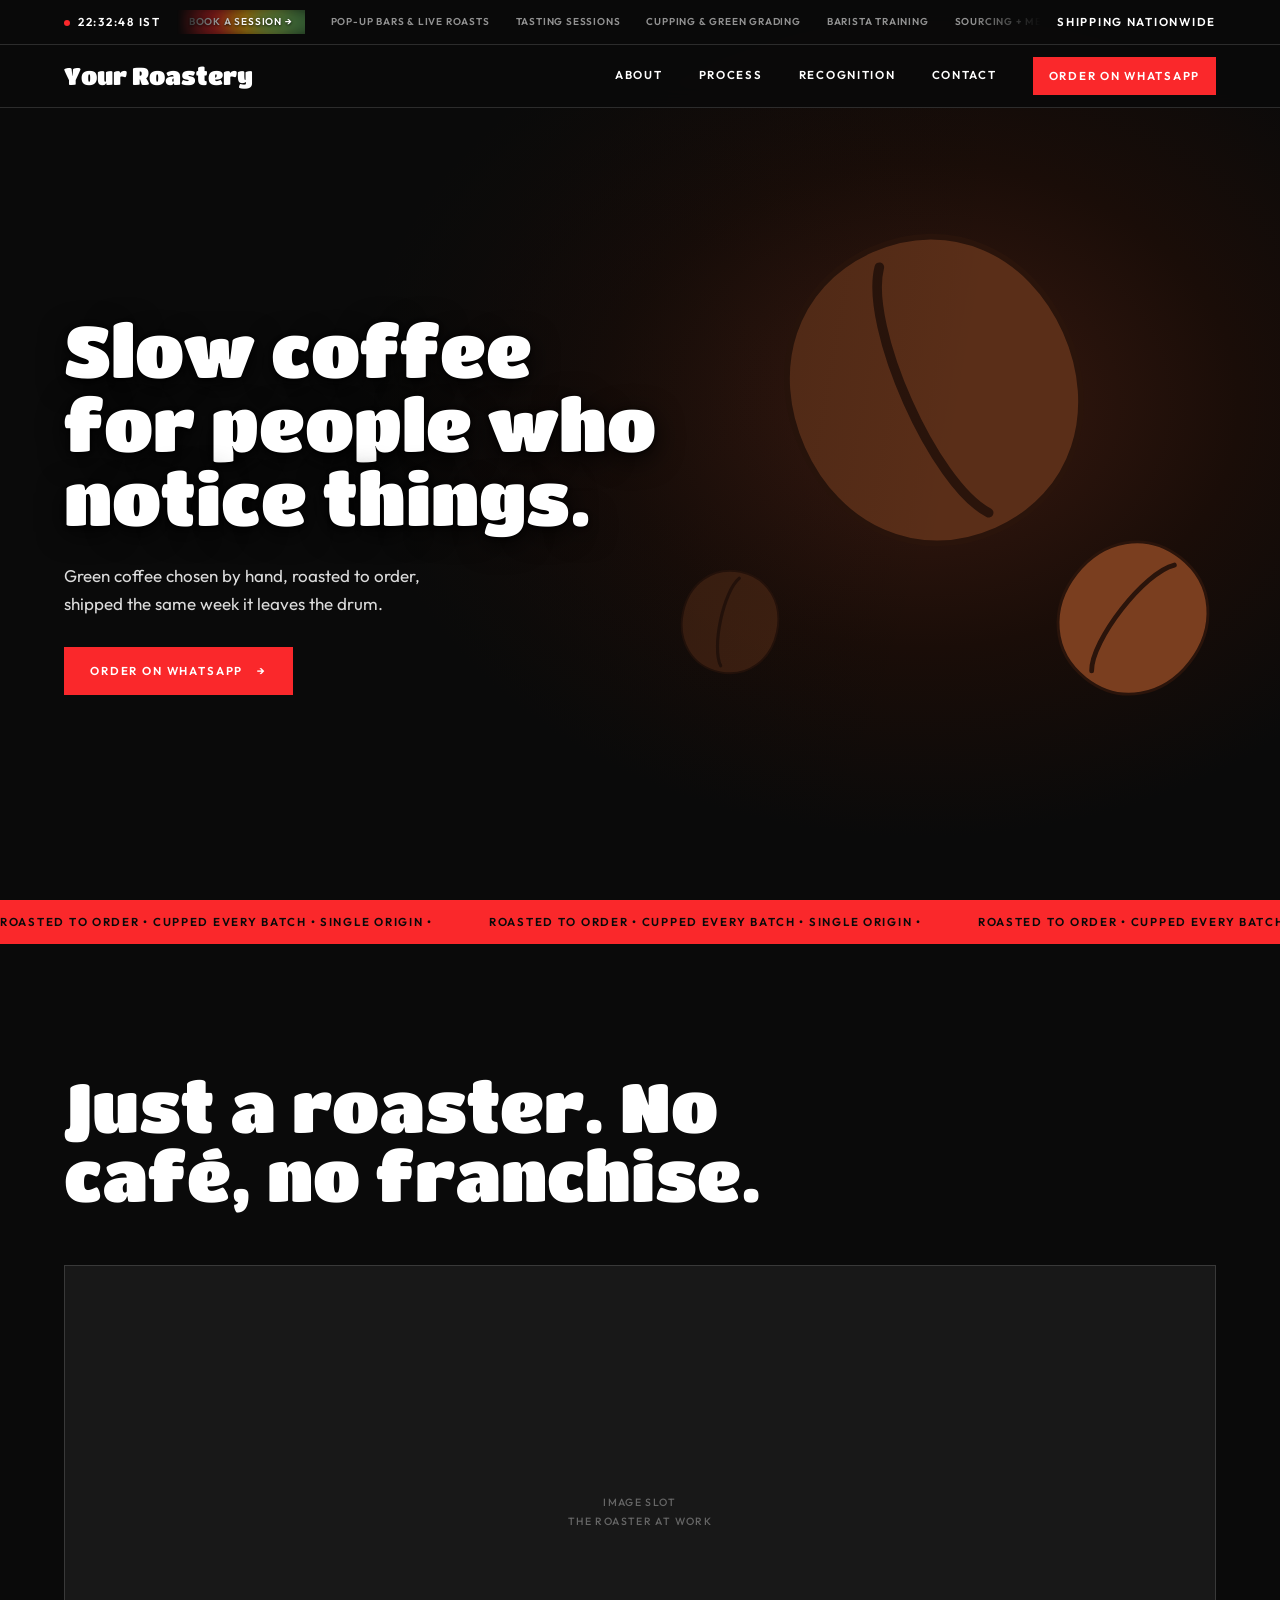
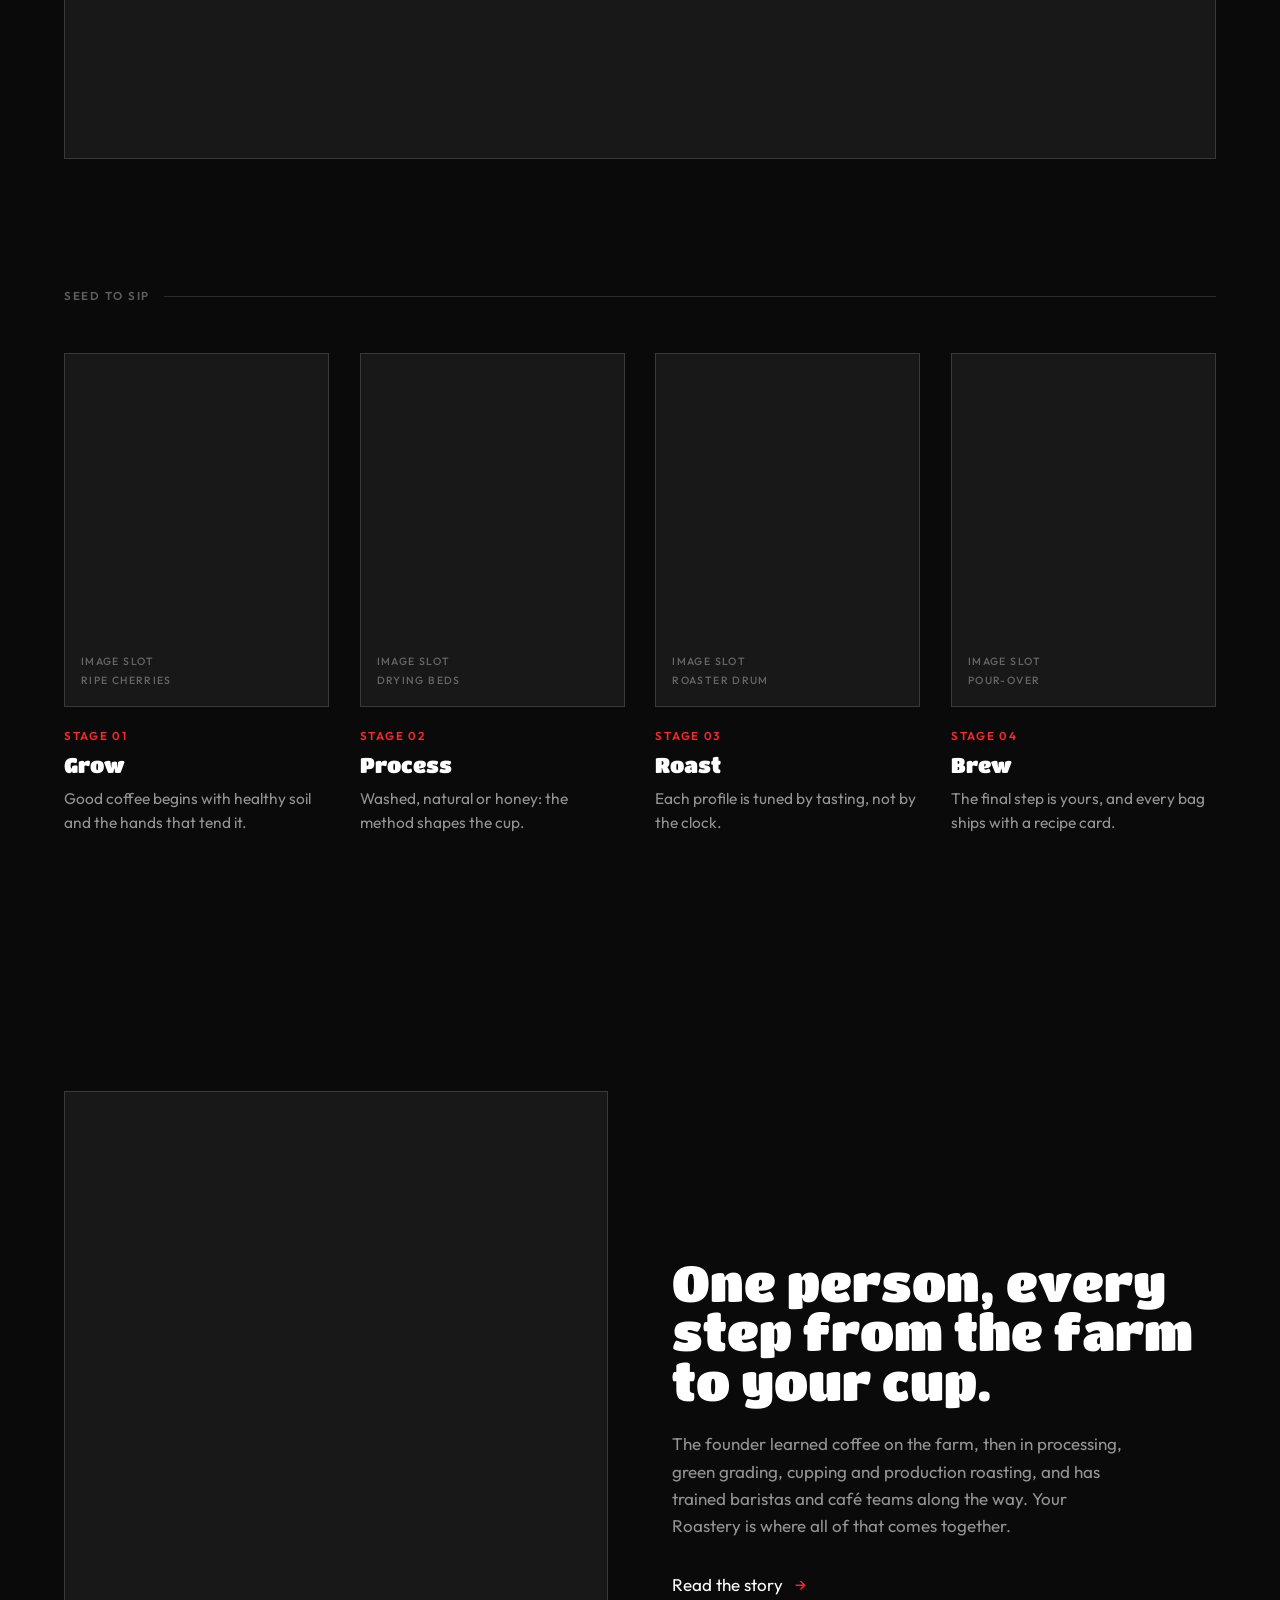
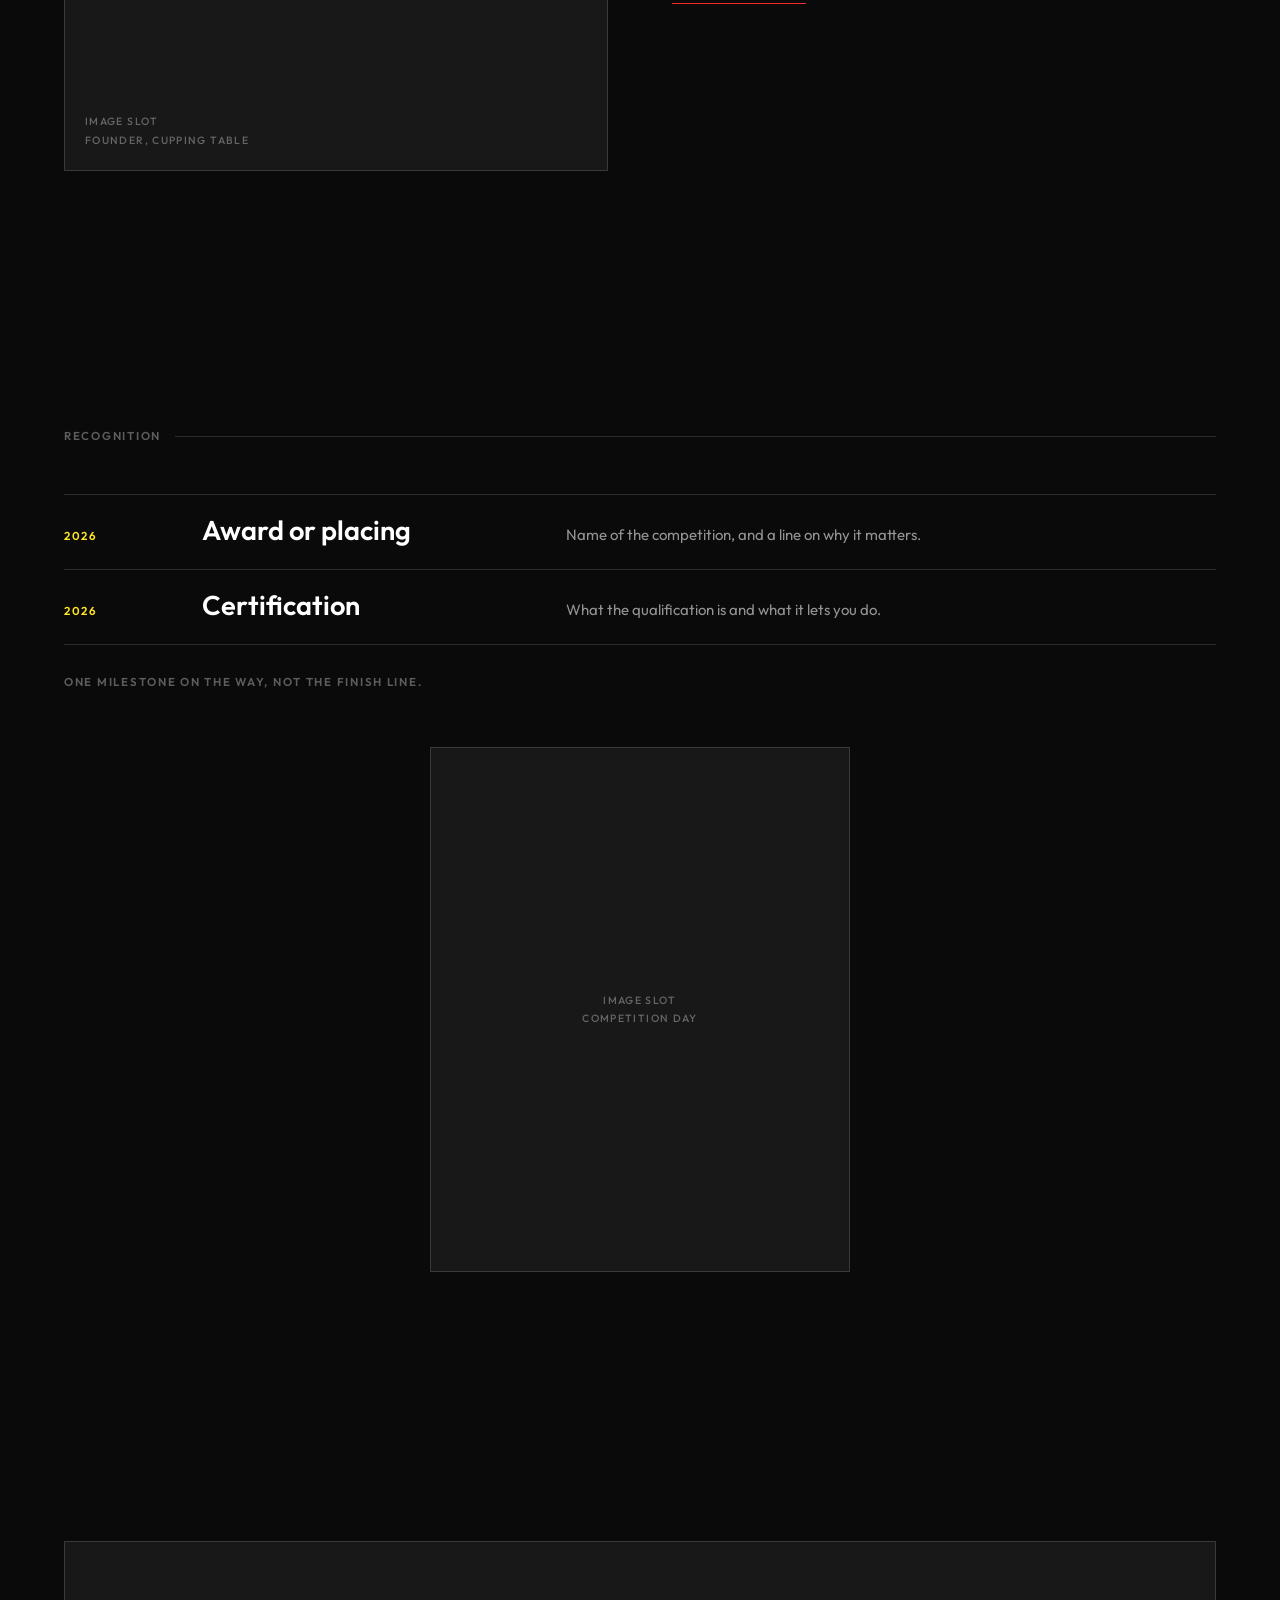
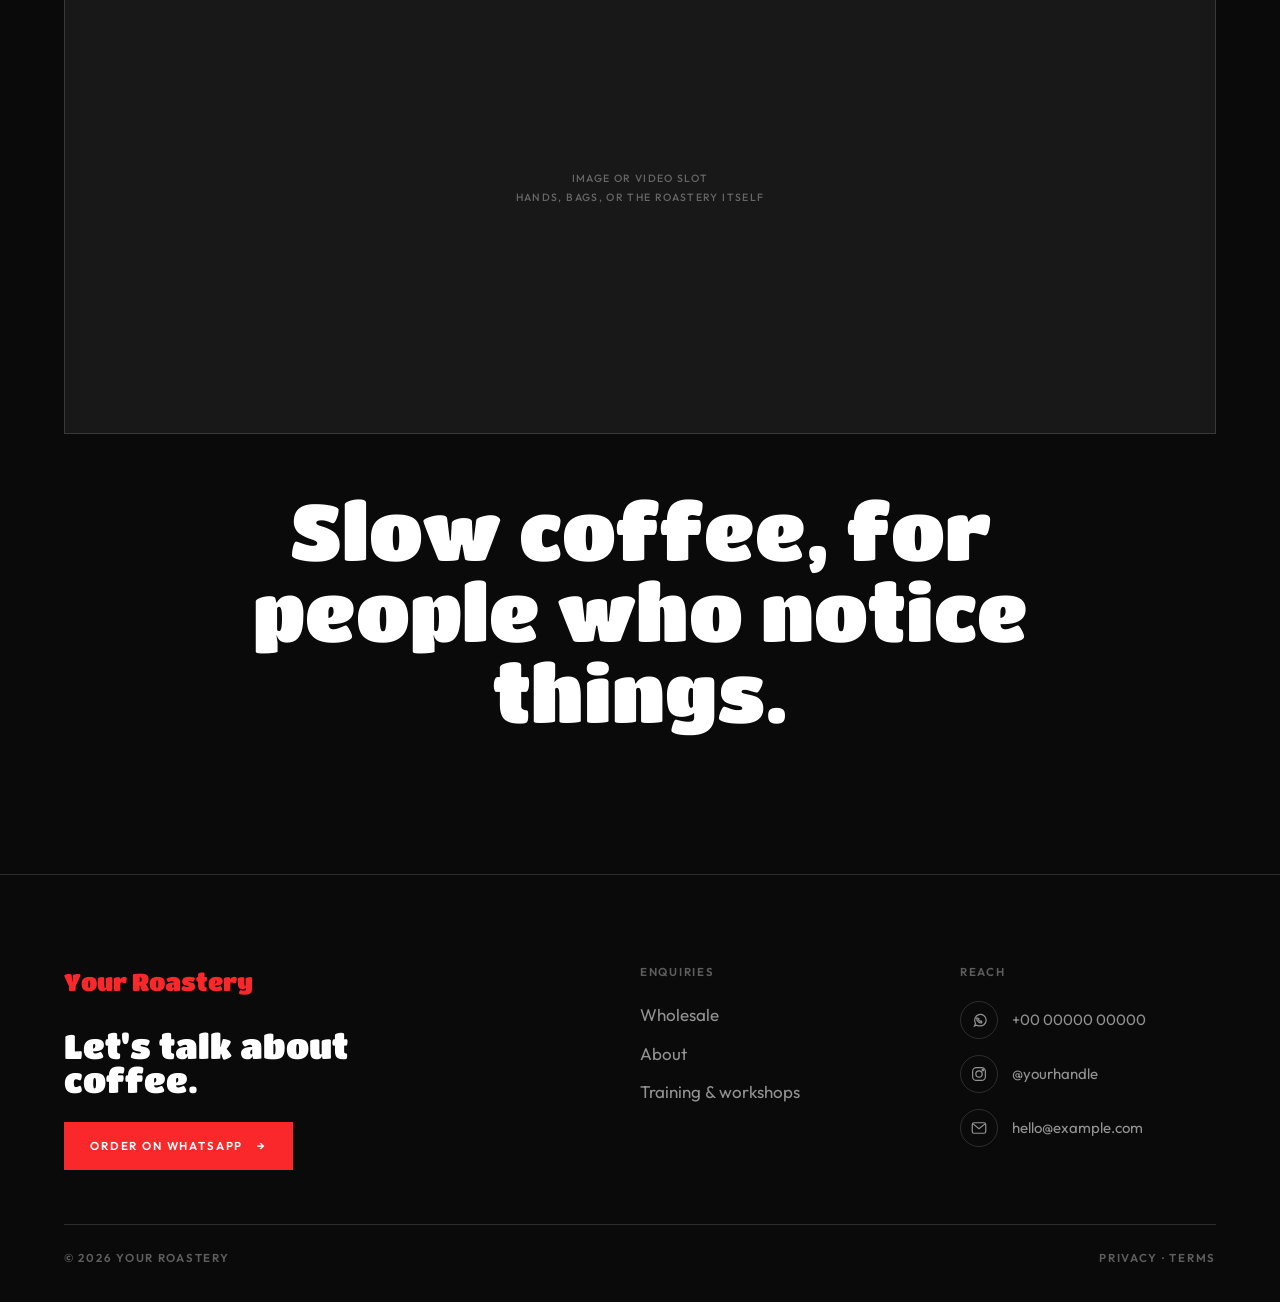
<file: roastery-site/index.html>
<!DOCTYPE html>
<html lang="en">
<head>
<meta charset="utf-8">
<meta name="viewport" content="width=device-width, initial-scale=1">
<title>Your Roastery</title>
<meta name="description" content="A small-batch roastery. Green coffee chosen by hand, roasted to order, shipped the week it's roasted.">
<meta name="theme-color" content="#0a0a0a">
<link rel="preconnect" href="https://fonts.googleapis.com">
<link rel="preconnect" href="https://fonts.gstatic.com" crossorigin>
<link href="https://fonts.googleapis.com/css2?family=Titan+One&family=Outfit:wght@400;500;600&display=swap" rel="stylesheet">
<link rel="stylesheet" href="assets/site.css">
</head>
<body>
<header id="siteHeader">
  <div class="strip mono">
    <span><span class="dot"></span><span class="js-clock">--:--:--</span> <span class="js-tz">IST</span></span>
    <div class="ticker-wrap">
      <div class="ticker-track" id="tickerTrack"></div>
    </div>
    <span class="ship-text">Shipping nationwide</span>
  </div>
  <nav class="wrap">
    <a href="index.html" class="brand js-brand">Your Roastery</a>
    <div class="links mono">
      <a href="#story" class="hide-sm">About</a>
      <a href="#process" class="hide-sm">Process</a>
      <a href="#recognition" class="hide-sm">Recognition</a>
      <a href="#contact" class="hide-sm">Contact</a>
      <a href="#" class="pill magnetic js-wa"><span class="pill-full">Order on WhatsApp</span><span class="pill-short">WhatsApp</span></a>
      <button id="menuToggle" class="menu-toggle" aria-label="Menu" aria-expanded="false" aria-controls="mobileMenu">
        <span class="mi mi-open"><svg viewBox="0 0 24 24" fill="none" stroke="currentColor" stroke-width="1.8" stroke-linecap="round"><path d="M4 7h16M4 12h16M4 17h16"/></svg></span>
        <span class="mi mi-close"><svg viewBox="0 0 24 24" fill="none" stroke="currentColor" stroke-width="1.8" stroke-linecap="round"><path d="M5 5l14 14M19 5L5 19"/></svg></span>
      </button>
    </div>
  </nav>
</header>
<div id="mobileMenu" class="mobile-menu">
  <a href="#story">About</a>
  <a href="#process">Process</a>
  <a href="#recognition">Recognition</a>
  <a href="#contact">Contact</a>
</div>

<main>
<header class="hero wrap">
  <div class="hero-copy">
    <h1 class="rv-hero">Slow coffee<em>for people who</em><em>notice things.</em></h1>
    <p class="rv-hero d1">Green coffee chosen by hand, roasted to order, shipped the same week it leaves the drum.</p>
    <a href="#" class="cta magnetic js-wa rv-hero d2">Order on WhatsApp <i>&rarr;</i></a>
  </div>
  <div class="hero-media rv-hero d3" aria-hidden="true">
    <!-- Swap for a real photo: <img src="assets/hero.webp" alt="..."> -->
    <div class="hero-art">
      <svg viewBox="0 0 400 400" class="bean b-1"><path d="M200 40c90 0 150 70 150 160s-60 160-150 160S50 290 50 200 110 40 200 40z"/><path class="crease" d="M200 60c-40 50-40 230 0 280"/></svg>
      <svg viewBox="0 0 400 400" class="bean b-2"><path d="M200 40c90 0 150 70 150 160s-60 160-150 160S50 290 50 200 110 40 200 40z"/><path class="crease" d="M200 60c-40 50-40 230 0 280"/></svg>
      <svg viewBox="0 0 400 400" class="bean b-3"><path d="M200 40c90 0 150 70 150 160s-60 160-150 160S50 290 50 200 110 40 200 40z"/><path class="crease" d="M200 60c-40 50-40 230 0 280"/></svg>
    </div>
  </div>
</header>

<div class="marquee mono">
  <div class="track">
    <span>Roasted to order <b>&bull;</b> Cupped every batch <b>&bull;</b> Single origin <b>&bull;</b></span>
    <span>Roasted to order <b>&bull;</b> Cupped every batch <b>&bull;</b> Single origin <b>&bull;</b></span>
    <span>Roasted to order <b>&bull;</b> Cupped every batch <b>&bull;</b> Single origin <b>&bull;</b></span>
    <span>Roasted to order <b>&bull;</b> Cupped every batch <b>&bull;</b> Single origin <b>&bull;</b></span>
  </div>
</div>

<section class="statement pad wrap">
  <h2 class="rv">Just a roaster. No café, no franchise.</h2>
  <div class="scene-slot wide rv d1"><span>Image slot<br>The roaster at work</span></div>
</section>

<div class="glow-track" id="glowTrack">
<div class="glow" id="glow" aria-hidden="true"></div>

<section class="pad wrap" id="process" style="padding-top:0">
  <div class="eyebrow mono rv">Seed to sip</div>
  <div class="steps">
    <div class="step rv">
      <div class="step-img"><span>Image slot<br>Ripe cherries</span></div>
      <span class="num mono">Stage 01</span><h3>Grow</h3>
      <p>Good coffee begins with healthy soil and the hands that tend it.</p>
    </div>
    <div class="step rv d1">
      <div class="step-img"><span>Image slot<br>Drying beds</span></div>
      <span class="num mono">Stage 02</span><h3>Process</h3>
      <p>Washed, natural or honey: the method shapes the cup.</p>
    </div>
    <div class="step rv d2">
      <div class="step-img"><span>Image slot<br>Roaster drum</span></div>
      <span class="num mono">Stage 03</span><h3>Roast</h3>
      <p>Each profile is tuned by tasting, not by the clock.</p>
    </div>
    <div class="step rv d3">
      <div class="step-img"><span>Image slot<br>Pour-over</span></div>
      <span class="num mono">Stage 04</span><h3>Brew</h3>
      <p>The final step is yours, and every bag ships with a recipe card.</p>
    </div>
  </div>
</section>

<section class="pad wrap" id="story">
  <div class="founder">
    <div class="founder-img rv"><span>Image slot<br>Founder, cupping table</span></div>
    <div>
      <h2 class="rv d1">One person, every step from the farm to your cup.</h2>
      <p class="rv d2"><span class="js-founder">The founder</span> learned coffee on the farm, then in processing, green grading, cupping and production roasting, and has trained baristas and café teams along the way. <span class="js-brand">Your Roastery</span> is where all of that comes together.</p>
      <a href="#contact" class="textlink rv d3">Read the story <i>&rarr;</i></a>
    </div>
  </div>
</section>
</div>

<section class="pad wrap" id="recognition">
  <div class="eyebrow mono rv">Recognition</div>
  <div class="awardrow rv">
    <span class="yr mono">2026</span>
    <h3>Award or placing</h3>
    <p>Name of the competition, and a line on why it matters.</p>
  </div>
  <div class="awardrow rv d1">
    <span class="yr mono">2026</span>
    <h3>Certification</h3>
    <p>What the qualification is and what it lets you do.</p>
  </div>
  <p class="mono rv d2 aside">One milestone on the way, not the finish line.</p>
  <div class="scene-slot tall rv d2"><span>Image slot<br>Competition day</span></div>
</section>

<section class="closing wrap">
  <div class="scene-slot wide rv"><span>Image or video slot<br>Hands, bags, or the roastery itself</span></div>
  <h2 class="rv d1">Slow coffee, for people who notice things.</h2>
</section>
</main>

<footer class="wrap" id="contact">
  <div class="fcols">
    <div>
      <div class="flogo js-brand">Your Roastery</div>
      <h3>Let's talk about coffee.</h3>
      <a href="#" class="cta magnetic js-wa" style="margin-top:26px">Order on WhatsApp <i>&rarr;</i></a>
    </div>
    <div>
      <span class="lbl mono">Enquiries</span>
      <ul>
        <li><a href="#" class="js-wa" data-wa-msg="Hi, I'd like to ask about wholesale.">Wholesale</a></li>
        <li><a href="#story">About</a></li>
        <li><a href="#" class="js-wa" data-wa-msg="Hi, I'd like to ask about training.">Training &amp; workshops</a></li>
      </ul>
    </div>
    <div>
      <span class="lbl mono">Reach</span>
      <ul class="reach-icons">
        <li>
          <a href="#" class="js-wa reach-icon" aria-label="WhatsApp"><svg viewBox="0 0 24 24" fill="none" stroke="currentColor" stroke-width="1.6"><path d="M6 20l1.4-3.6A7.7 7.7 0 1 1 12 19.7c-1.3 0-2.5-.3-3.6-.9L6 20z"/><path d="M9 10.2c0 3 2.8 5.8 5.8 5.8.6 0 1-.5.9-1l-.3-1.2c-.1-.4-.5-.6-.8-.5l-1.1.4c-.9-.5-1.6-1.2-2.1-2.1l.4-1.1c.1-.4 0-.7-.5-.8l-1.2-.3c-.5-.1-1 .3-1 .9z"/></svg></a>
          <a href="#" class="js-wa reach-num js-phone">+00 00000 00000</a>
        </li>
        <li>
          <a href="#" class="reach-icon js-ig" aria-label="Instagram"><svg viewBox="0 0 24 24" fill="none" stroke="currentColor" stroke-width="1.6"><rect x="3.5" y="3.5" width="17" height="17" rx="5"/><circle cx="12" cy="12" r="4.2"/><circle cx="17.2" cy="6.8" r="1"/></svg></a>
          <a href="#" class="reach-num js-ig js-ig-text">@yourhandle</a>
        </li>
        <li>
          <span class="reach-icon" aria-hidden="true"><svg viewBox="0 0 24 24" fill="none" stroke="currentColor" stroke-width="1.6"><rect x="3" y="5" width="18" height="14" rx="2.5"/><path d="M4 6.5l8 6.5 8-6.5"/></svg></span>
          <a href="#" class="reach-num js-email">hello@example.com</a>
        </li>
      </ul>
    </div>
  </div>
  <div class="fbot mono">
    <span>&copy; <span class="js-year">2026</span> <span class="js-brand">Your Roastery</span></span>
    <span>Privacy &middot; Terms</span>
  </div>
</footer>

<script src="assets/site.js"></script>
</body>
</html>
</file>
<file: roastery-site/assets/site.css>
/* Dark roastery one-pager. Black canvas, white type,
   red as the one active colour, yellow as a rare highlight. */
:root{
  --display:'Titan One',system-ui,sans-serif;
  --text:'Outfit',system-ui,sans-serif;
  --bg:#0a0a0a;
  --ink:#ffffff;
  --muted:rgba(255,255,255,.56);
  --faint:rgba(255,255,255,.34);
  --red:#FA282B;
  --yellow:#FFE522;
  --rule:rgba(255,255,255,.14);
  --slot:rgba(255,255,255,.06);
  --pad:clamp(16px,5vw,80px);
  --gap:clamp(64px,10vw,150px);
  --nav-h:64px;
}
*{margin:0;padding:0;box-sizing:border-box}
html{-webkit-text-size-adjust:100%;scroll-behavior:smooth;scroll-padding-top:var(--nav-h);background:var(--bg)}
body{background:var(--bg);color:var(--ink);font-family:var(--text);font-size:17px;line-height:1.6;overflow-x:clip}
h1,h2,h3{font-family:var(--display);font-weight:400;line-height:.99}
a{color:inherit;text-decoration:none}
img{display:block;max-width:100%;height:auto}
.mono{font-family:var(--text);font-size:11.5px;letter-spacing:.15em;text-transform:uppercase;font-weight:600}
.wrap,nav,footer,.strip{padding-left:var(--pad);padding-right:var(--pad)}
:focus-visible{outline:2px solid var(--red);outline-offset:3px}

/* ---------- fixed header ---------- */
#siteHeader{position:fixed;top:0;left:0;right:0;z-index:40;
  background:rgba(10,10,10,.86);backdrop-filter:blur(12px);-webkit-backdrop-filter:blur(12px);
  border-bottom:1px solid var(--rule)}
main{padding-top:var(--nav-h)}

.strip{display:grid;grid-template-columns:auto 1fr auto;align-items:center;gap:16px;
  padding-top:9px;padding-bottom:9px;border-bottom:1px solid var(--rule)}
@media(max-width:700px){.strip{grid-template-columns:1fr;gap:7px}.ship-text{display:none}}
.dot{display:inline-block;width:6px;height:6px;border-radius:50%;background:var(--red);
  margin-right:8px;vertical-align:middle;animation:pulse 2.4s infinite}
@keyframes pulse{0%,100%{opacity:1}50%{opacity:.25}}

/* services ticker, runs opposite to the red marquee */
.ticker-wrap{overflow:hidden;width:100%;height:26px;position:relative;
  mask-image:linear-gradient(90deg,transparent,#000 8%,#000 92%,transparent);
  -webkit-mask-image:linear-gradient(90deg,transparent,#000 8%,#000 92%,transparent)}
.ticker-track{display:flex;align-items:center;height:100%;white-space:nowrap;width:max-content;
  animation:tickerslide 40s linear infinite}
@keyframes tickerslide{from{transform:translateX(-50%)}to{transform:translateX(0)}}
.ticker-track > *{margin-right:26px;flex-shrink:0}
.ticker-track > span{font-size:10px;font-weight:600;letter-spacing:.08em;text-transform:uppercase;color:var(--muted)}

.book-session{position:relative;overflow:hidden;display:inline-flex;align-items:center;padding:4px 12px}
.book-session .blob{position:absolute;border-radius:50%;filter:blur(8px);opacity:.85}
.book-session .b1{width:60%;height:150%;top:-25%;left:-10%;background:var(--red);animation:blobA 14s ease-in-out infinite}
.book-session .b2{width:55%;height:140%;top:-20%;left:35%;background:#a8790c;animation:blobB 18s ease-in-out infinite}
.book-session .b3{width:58%;height:145%;top:-22%;left:58%;background:#3d6b3a;animation:blobC 22s ease-in-out infinite}
@keyframes blobA{50%{transform:translate(10%,-8%) scale(1.12)}}
@keyframes blobB{50%{transform:translate(-12%,9%) scale(.92)}}
@keyframes blobC{50%{transform:translate(-8%,-10%) scale(1.08)}}
.book-session .bs-text{position:relative;z-index:1;font-size:10px;font-weight:600;letter-spacing:.08em;
  text-transform:uppercase;color:#fff;text-shadow:0 1px 3px rgba(0,0,0,.85)}

nav{display:flex;justify-content:space-between;align-items:center;gap:16px;padding-top:12px;padding-bottom:12px}
.brand{font-family:var(--display);font-size:clamp(1.05rem,2.4vw,1.5rem);line-height:1;white-space:nowrap}
.links{display:flex;gap:clamp(14px,3vw,36px);align-items:center}
.links a:not(.pill){position:relative;padding-bottom:2px}
.links a:not(.pill)::after{content:'';position:absolute;left:0;bottom:0;width:100%;height:1.5px;
  background:var(--red);transform:scaleX(0);transform-origin:right;transition:transform .35s cubic-bezier(.22,1,.36,1)}
.links a:not(.pill):hover::after{transform:scaleX(1);transform-origin:left}
.pill{background:var(--red);color:#fff;padding:10px 16px;transition:background .3s,color .3s;white-space:nowrap;display:inline-block}
.pill:hover{background:var(--ink);color:var(--bg)}
.pill-short{display:none}
@media(max-width:480px){.pill{padding:9px 13px}.pill-full{display:none}.pill-short{display:inline}}
@media(max-width:860px){.hide-sm{display:none}}

.menu-toggle{display:none;background:none;border:1px solid var(--rule);border-radius:50%;
  width:38px;height:38px;color:var(--ink);align-items:center;justify-content:center;cursor:pointer}
.menu-toggle svg{width:18px;height:18px}
.menu-toggle .mi{display:flex}
.menu-toggle .mi-close,.menu-toggle[aria-expanded="true"] .mi-open{display:none}
.menu-toggle[aria-expanded="true"] .mi-close{display:flex}
@media(max-width:860px){.menu-toggle{display:flex}}
.mobile-menu{display:none;position:fixed;top:var(--nav-h);left:0;right:0;z-index:39;flex-direction:column;
  background:var(--bg);border-bottom:1px solid var(--rule);padding:8px var(--pad) 18px}
.mobile-menu a{padding:14px 0;border-top:1px solid var(--rule);font-family:var(--display);font-size:1.3rem}
.mobile-menu a:active{color:var(--red)}
html.menu-open .mobile-menu{display:flex}

/* ambient background drift */
body::before{content:'';position:fixed;inset:-10%;z-index:0;pointer-events:none;
  background:radial-gradient(ellipse 60% 40% at 30% 20%,rgba(250,40,43,.05),transparent 60%),
             radial-gradient(ellipse 50% 40% at 80% 70%,rgba(255,229,34,.03),transparent 60%);
  animation:drift 80s ease-in-out infinite alternate}
@keyframes drift{to{transform:translate(-3%,2%) scale(1.06)}}

section,footer,.marquee{position:relative;z-index:2}
.pad{padding-top:var(--gap);padding-bottom:var(--gap)}
.eyebrow{display:flex;align-items:center;gap:14px;color:var(--faint);margin-bottom:clamp(26px,4vw,48px)}
.eyebrow::after{content:'';flex:1;height:1px;background:var(--rule)}

/* red marquee */
.marquee{background:var(--red);color:var(--bg);overflow:hidden;padding:13px 0}
.track{display:flex;gap:56px;width:max-content;animation:scroll 30s linear infinite}
.track span{white-space:nowrap}
@keyframes scroll{to{transform:translateX(-50%)}}

/* buttons */
.cta{display:inline-flex;align-items:center;gap:14px;background:var(--red);color:#fff;padding:15px 26px;
  font-size:11.5px;letter-spacing:.16em;text-transform:uppercase;font-weight:600;transition:background .3s,color .3s}
.cta:hover{background:var(--yellow);color:var(--bg)}
.cta i{font-style:normal;transition:transform .3s}
.cta:hover i{transform:translateX(5px)}

/* hero */
.hero{position:relative;display:flex;flex-direction:column;justify-content:center;
  min-height:calc(100svh - var(--nav-h));padding-top:36px;padding-bottom:36px}
.hero-media{position:absolute;top:calc(-1 * var(--nav-h));left:0;right:0;height:calc(100% + var(--nav-h));z-index:0;overflow:hidden}
.hero-media img{width:100%;height:100%;object-fit:cover}
.hero-media::after{content:'';position:absolute;inset:0;
  background:linear-gradient(100deg,rgba(10,10,10,.88) 0%,rgba(10,10,10,.62) 30%,rgba(10,10,10,.15) 56%,transparent 72%)}
.hero-art{position:absolute;inset:0;
  background:radial-gradient(ellipse 55% 60% at 72% 45%,#3a1a10 0%,#1a0d08 45%,var(--bg) 80%)}
.bean{position:absolute;fill:#5a2e18;stroke:#2a140b;stroke-width:6}
.bean .crease{fill:none;stroke:#2a140b;stroke-width:10;stroke-linecap:round}
.b-1{width:clamp(200px,30vw,440px);right:12%;top:22%;transform:rotate(-24deg);animation:float 9s ease-in-out infinite}
.b-2{width:clamp(110px,15vw,220px);right:4%;top:58%;transform:rotate(38deg);fill:#7a3e1f;animation:float 11s ease-in-out -3s infinite}
.b-3{width:clamp(80px,10vw,150px);right:38%;top:62%;transform:rotate(12deg);fill:#4a2614;opacity:.8;animation:float 13s ease-in-out -6s infinite}
@keyframes float{50%{translate:0 -14px}}
@media(max-width:760px){
  .hero-media::after{background:linear-gradient(180deg,rgba(10,10,10,.4) 0%,rgba(10,10,10,.7) 45%,rgba(10,10,10,.92) 100%)}
  .b-1{right:-10%;top:12%}.b-3{display:none}
}
.hero-copy{position:relative;z-index:1;max-width:600px}
.hero h1{font-size:clamp(2.1rem,5.6vw,5.4rem);max-width:12ch;line-height:1.03;
  text-shadow:0 6px 28px rgba(0,0,0,.85),0 1px 4px rgba(0,0,0,.9)}
.hero h1 em{font-style:normal;display:block}
.hero-copy>p{margin-top:clamp(16px,2.2vw,28px);max-width:34ch;color:rgba(255,255,255,.86)}
.hero .cta{margin-top:clamp(18px,2.4vw,30px)}

/* glow that drifts through the middle sections */
.glow-track{position:relative}
.glow{position:absolute;left:50%;top:0;width:clamp(280px,86vw,1100px);aspect-ratio:2/1;transform:translate(-50%,0);
  background:radial-gradient(ellipse at 50% 45%,rgba(250,40,43,.92),rgba(250,40,43,.5) 45%,rgba(250,40,43,.14) 70%,transparent 85%);
  filter:blur(75px);opacity:0;pointer-events:none;z-index:0;
  border-radius:42% 58% 61% 39% / 45% 40% 60% 55%;animation:glowmorph 15s ease-in-out infinite}
@keyframes glowmorph{33%{border-radius:58% 42% 38% 62% / 55% 62% 38% 45%}66%{border-radius:48% 52% 55% 45% / 40% 55% 45% 60%}}

/* image placeholders */
.scene-slot,.step-img,.founder-img{background:var(--slot);border:1px solid var(--rule);color:var(--faint);overflow:hidden}
.scene-slot span,.step-img span,.founder-img span{font-size:10.5px;letter-spacing:.13em;text-transform:uppercase;font-weight:500;line-height:1.8}
.scene-slot{display:flex;align-items:center;justify-content:center;text-align:center;margin-top:clamp(32px,5vw,56px)}
.scene-slot.wide{aspect-ratio:21/9}
.scene-slot.tall{aspect-ratio:4/5;max-width:420px;margin-left:auto;margin-right:auto}
.statement h2{font-size:clamp(1.9rem,5.4vw,4.9rem);max-width:17ch}

.steps{display:grid;grid-template-columns:repeat(4,1fr);gap:clamp(16px,2.4vw,34px)}
@media(max-width:900px){.steps{grid-template-columns:repeat(2,1fr)}}
@media(max-width:520px){.steps{grid-template-columns:1fr}}
.step-img{aspect-ratio:3/4;margin-bottom:20px;display:flex;align-items:flex-end;padding:16px;
  transition:transform .5s cubic-bezier(.22,1,.36,1),border-color .4s}
.step:hover .step-img{transform:translateY(-8px) scale(1.015);border-color:var(--red)}
.step h3{font-size:1.3rem;margin-bottom:10px}
.step p{color:var(--muted);font-size:15.5px}
.step .num{color:var(--red);margin-bottom:10px;display:block}

.founder{display:grid;grid-template-columns:1fr 1fr;gap:clamp(28px,5vw,88px);align-items:center}
@media(max-width:860px){.founder{grid-template-columns:1fr}}
.founder-img{aspect-ratio:4/5;display:flex;align-items:flex-end;padding:20px}
.founder h2{font-size:clamp(1.7rem,3.9vw,3.4rem)}
.founder p{margin-top:24px;color:var(--muted);max-width:42ch}
.textlink{display:inline-flex;align-items:center;gap:12px;margin-top:32px;border-bottom:1.5px solid var(--red);padding-bottom:5px}
.textlink i{font-style:normal;color:var(--red);transition:transform .3s}
.textlink:hover i{transform:translateX(6px)}

.awardrow{display:grid;grid-template-columns:100px 1fr 2fr;gap:clamp(14px,3vw,40px);align-items:baseline;
  padding:22px 0;border-top:1px solid var(--rule)}
.awardrow + .aside{border-top:1px solid var(--rule)}
.awardrow .yr{color:var(--yellow)}
.awardrow h3{font-size:clamp(1.15rem,2.2vw,1.7rem);font-family:var(--text);font-weight:600}
.awardrow p{color:var(--muted);font-size:15px}
@media(max-width:700px){.awardrow{grid-template-columns:1fr;gap:6px}}
.aside{padding-top:28px;color:var(--faint)}

.closing{text-align:center;padding-top:clamp(80px,11vw,160px);padding-bottom:clamp(80px,11vw,160px)}
.closing .scene-slot{margin:0 0 clamp(32px,5vw,56px)}
.closing h2{font-size:clamp(1.9rem,6.2vw,6.2rem);max-width:15ch;margin:0 auto;line-height:1.02}

/* footer */
footer{border-top:1px solid var(--rule);padding-top:clamp(50px,7vw,88px);padding-bottom:34px;background:var(--bg)}
.fcols{display:grid;grid-template-columns:2fr 1fr 1fr;gap:clamp(30px,5vw,70px);padding-bottom:54px}
@media(max-width:760px){.fcols{grid-template-columns:1fr 1fr}.fcols>div:first-child{grid-column:1/-1}}
@media(max-width:520px){.fcols{grid-template-columns:1fr;gap:34px}}
.flogo{font-family:var(--display);font-size:1.5rem;color:var(--red);margin-bottom:28px}
.fcols h3{font-size:clamp(1.4rem,3vw,2.1rem);max-width:15ch}
.fcols ul{list-style:none;display:grid;gap:11px}
.fcols li a{color:var(--muted);transition:color .25s}
.fcols li a:hover{color:var(--yellow)}
.fcols .lbl{color:var(--faint);margin-bottom:20px;display:block}
.reach-icons{gap:16px!important}
.reach-icons li{display:flex;align-items:center;gap:14px;min-width:0}
.reach-icon{display:flex;align-items:center;justify-content:center;flex-shrink:0;width:38px;height:38px;
  border:1px solid var(--rule);border-radius:50%;color:var(--muted);transition:color .25s,border-color .25s}
.reach-icon svg{width:18px;height:18px}
.reach-num{font-size:15px;min-width:0;overflow-wrap:anywhere}
.reach-icons li:hover .reach-icon{color:var(--yellow);border-color:var(--yellow)}
.reach-icons li:hover .reach-num{color:var(--yellow)}
.fbot{border-top:1px solid var(--rule);padding-top:24px;display:flex;justify-content:space-between;gap:18px;flex-wrap:wrap;color:var(--faint)}

/* reveals */
.rv,.rv-hero{opacity:0;transform:translateY(30px);transition:opacity .9s cubic-bezier(.22,1,.36,1),transform .9s cubic-bezier(.22,1,.36,1)}
.rv.in,.rv-hero.in{opacity:1;transform:none}
.hero-media.rv-hero{transform:none}
.d1{transition-delay:.09s}.d2{transition-delay:.18s}.d3{transition-delay:.27s}

@media(prefers-reduced-motion:reduce){
  *{animation:none!important;transition-duration:.01ms!important}
  .rv,.rv-hero{opacity:1;transform:none}
  .glow{display:none}
}
</file>
